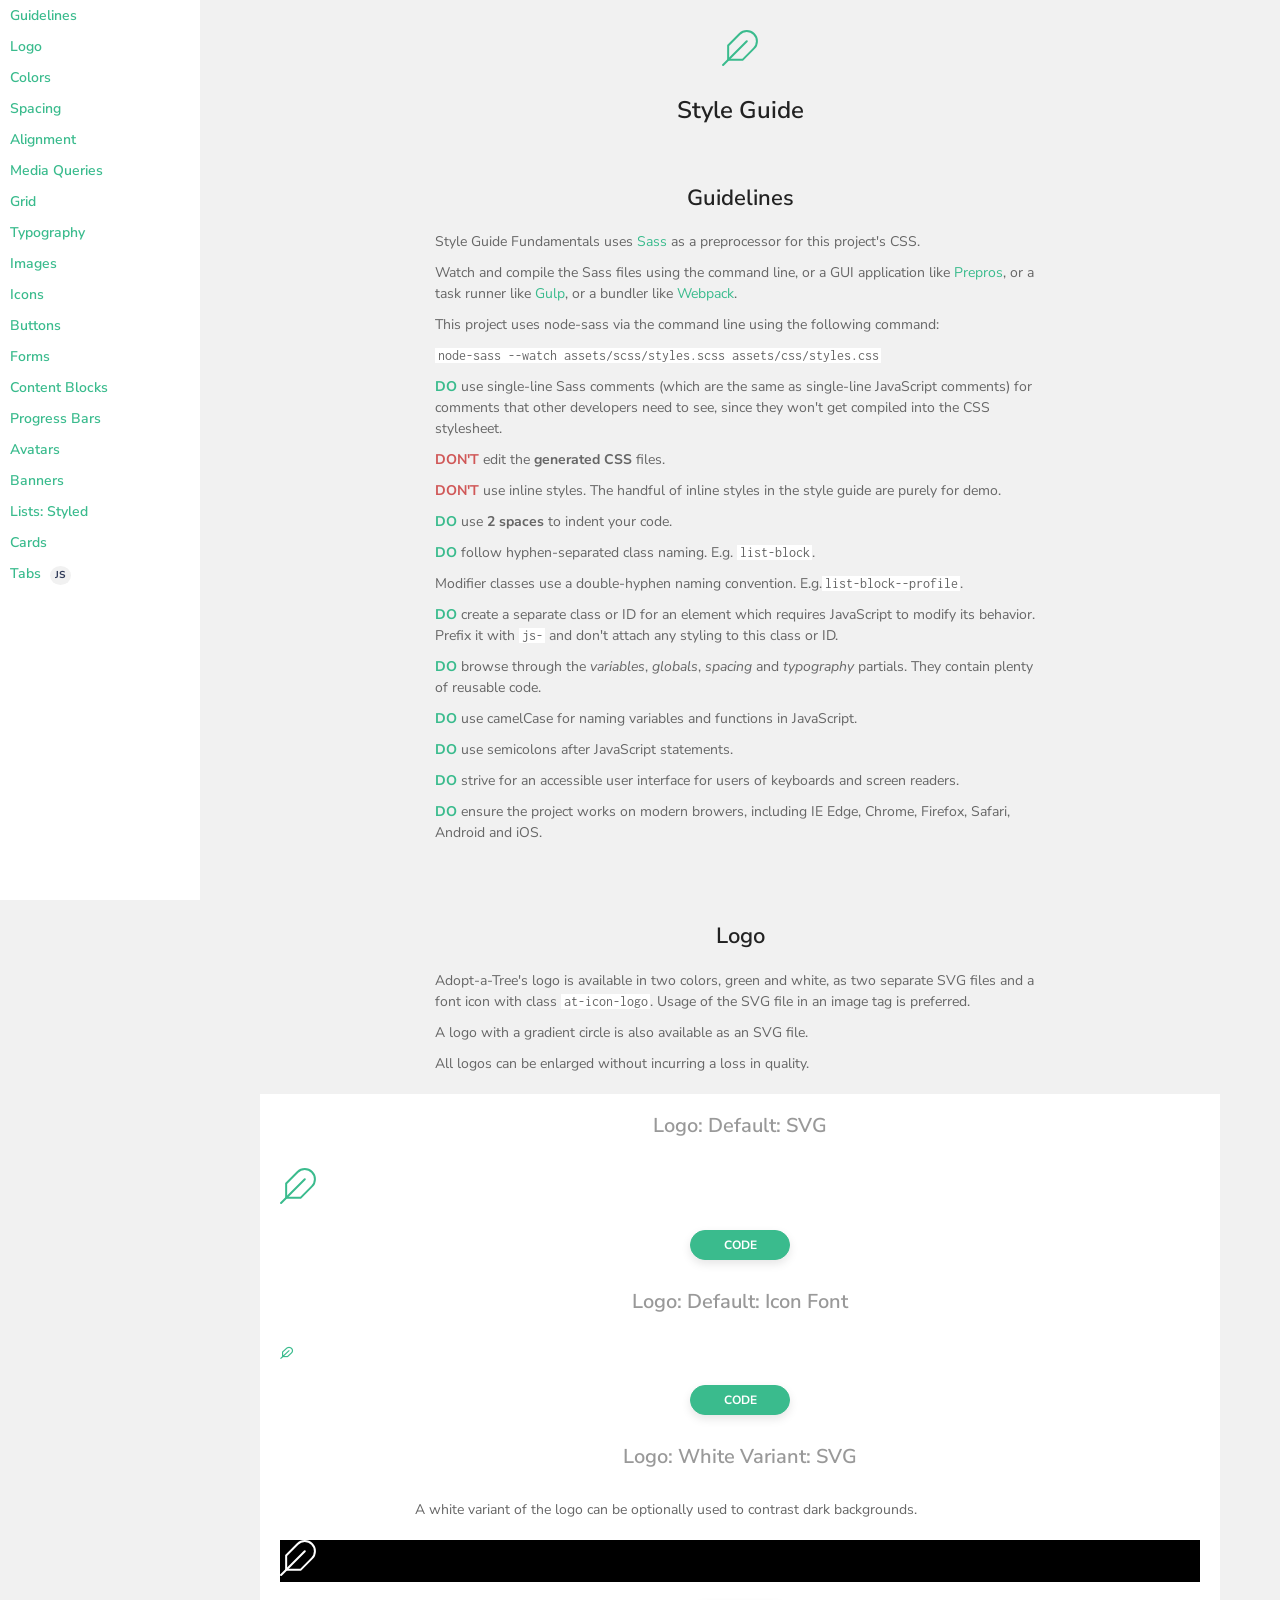
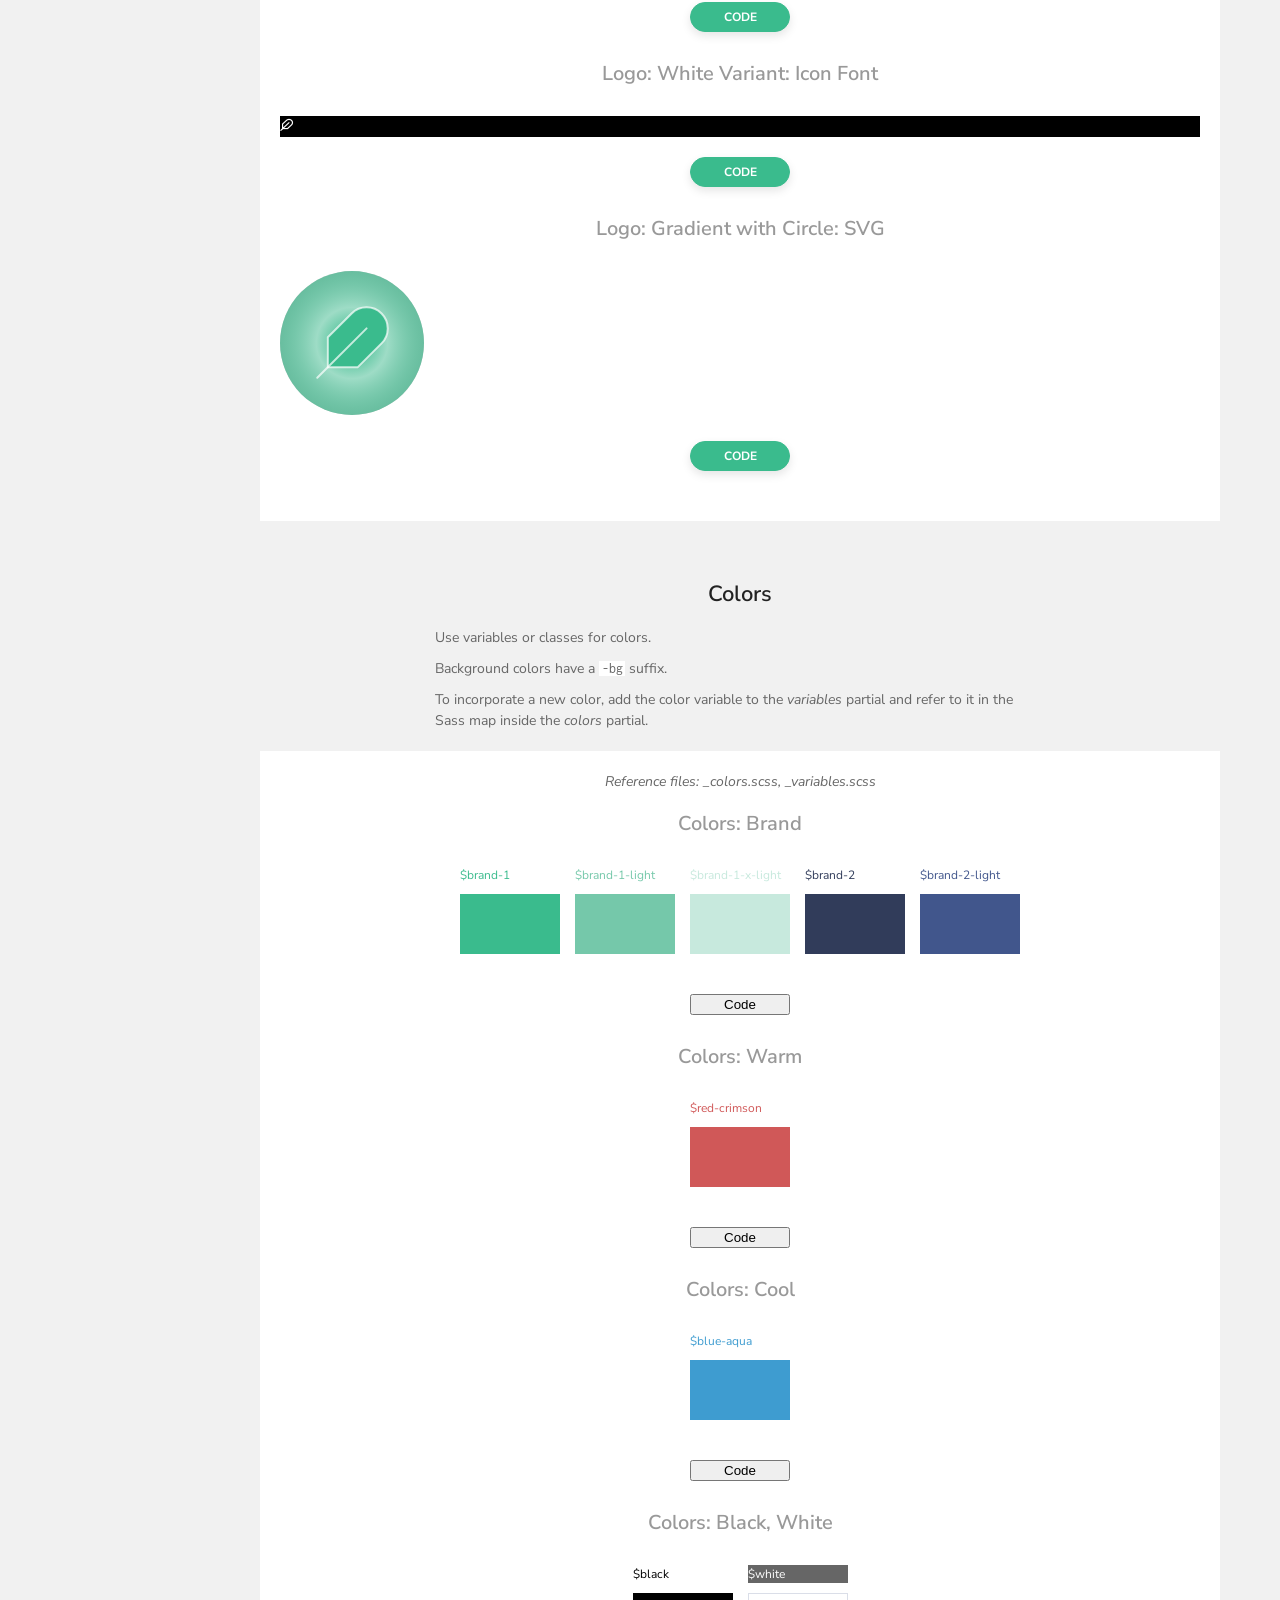
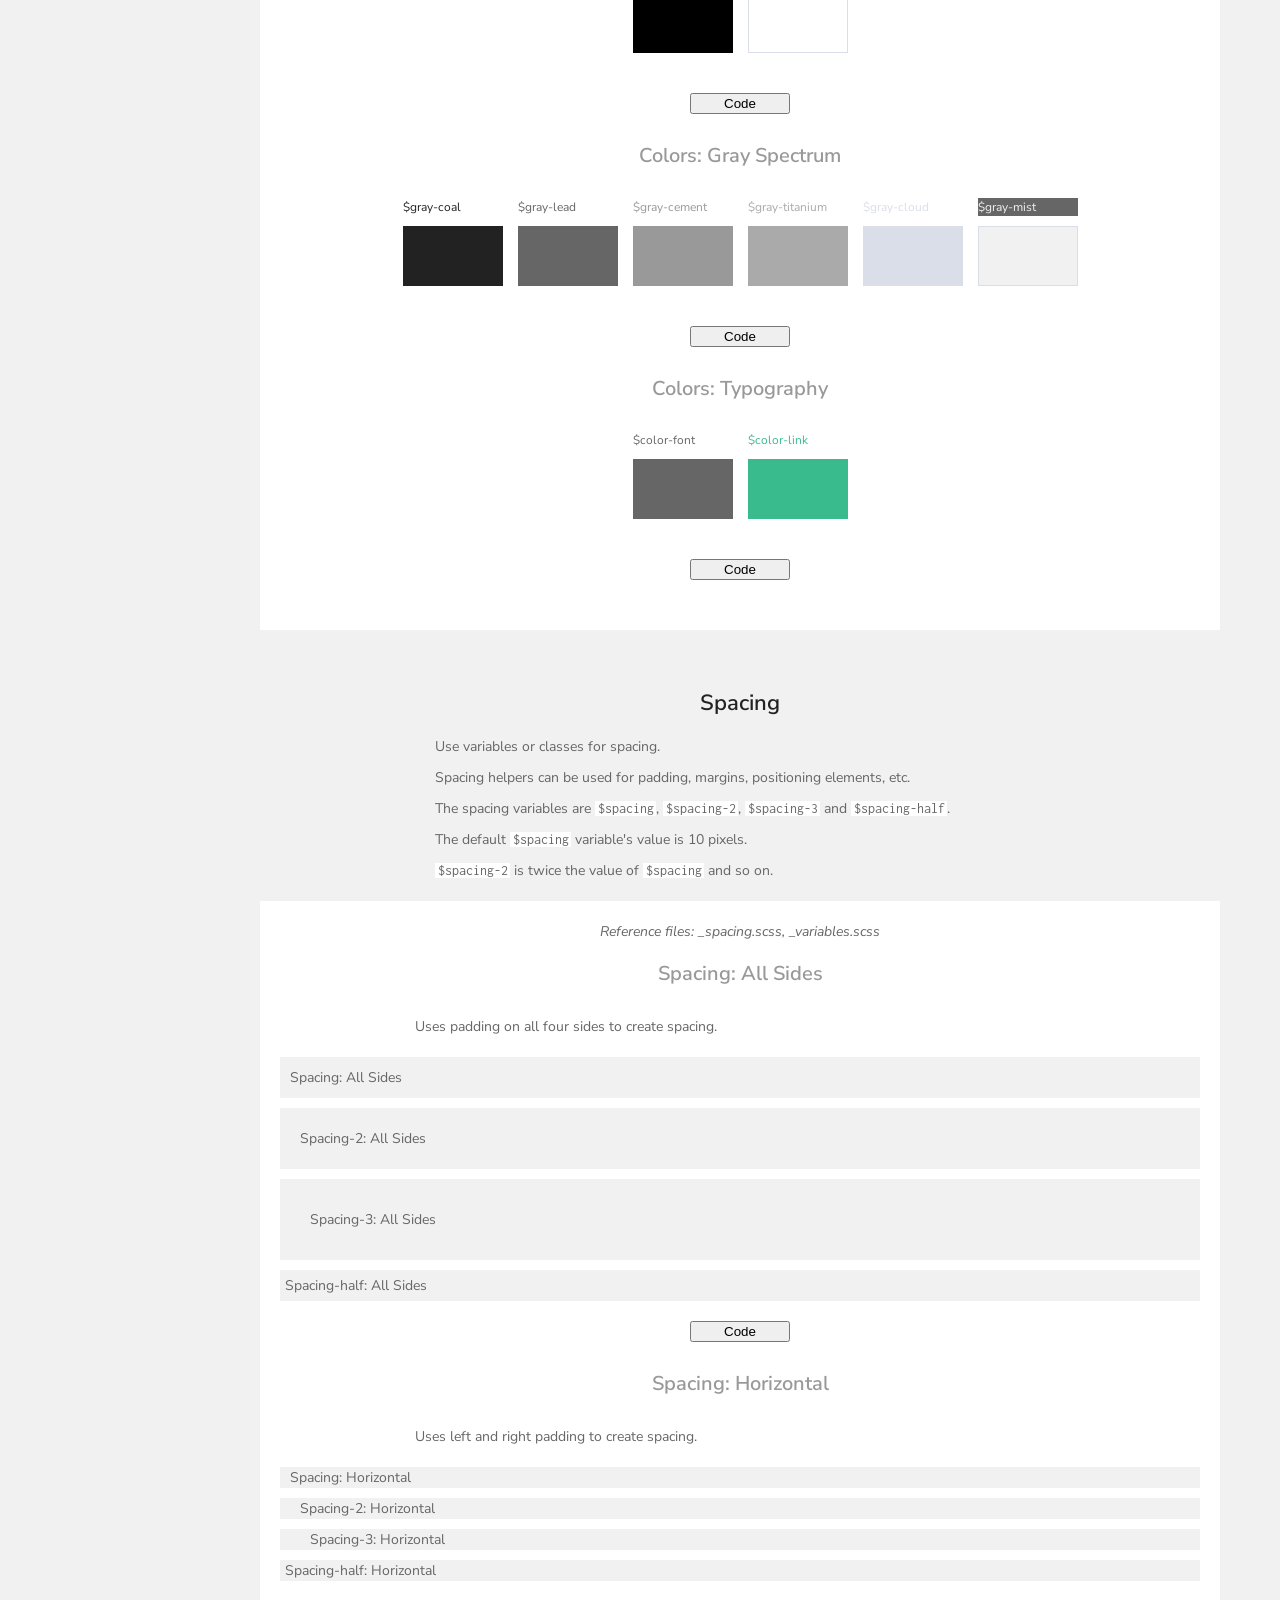
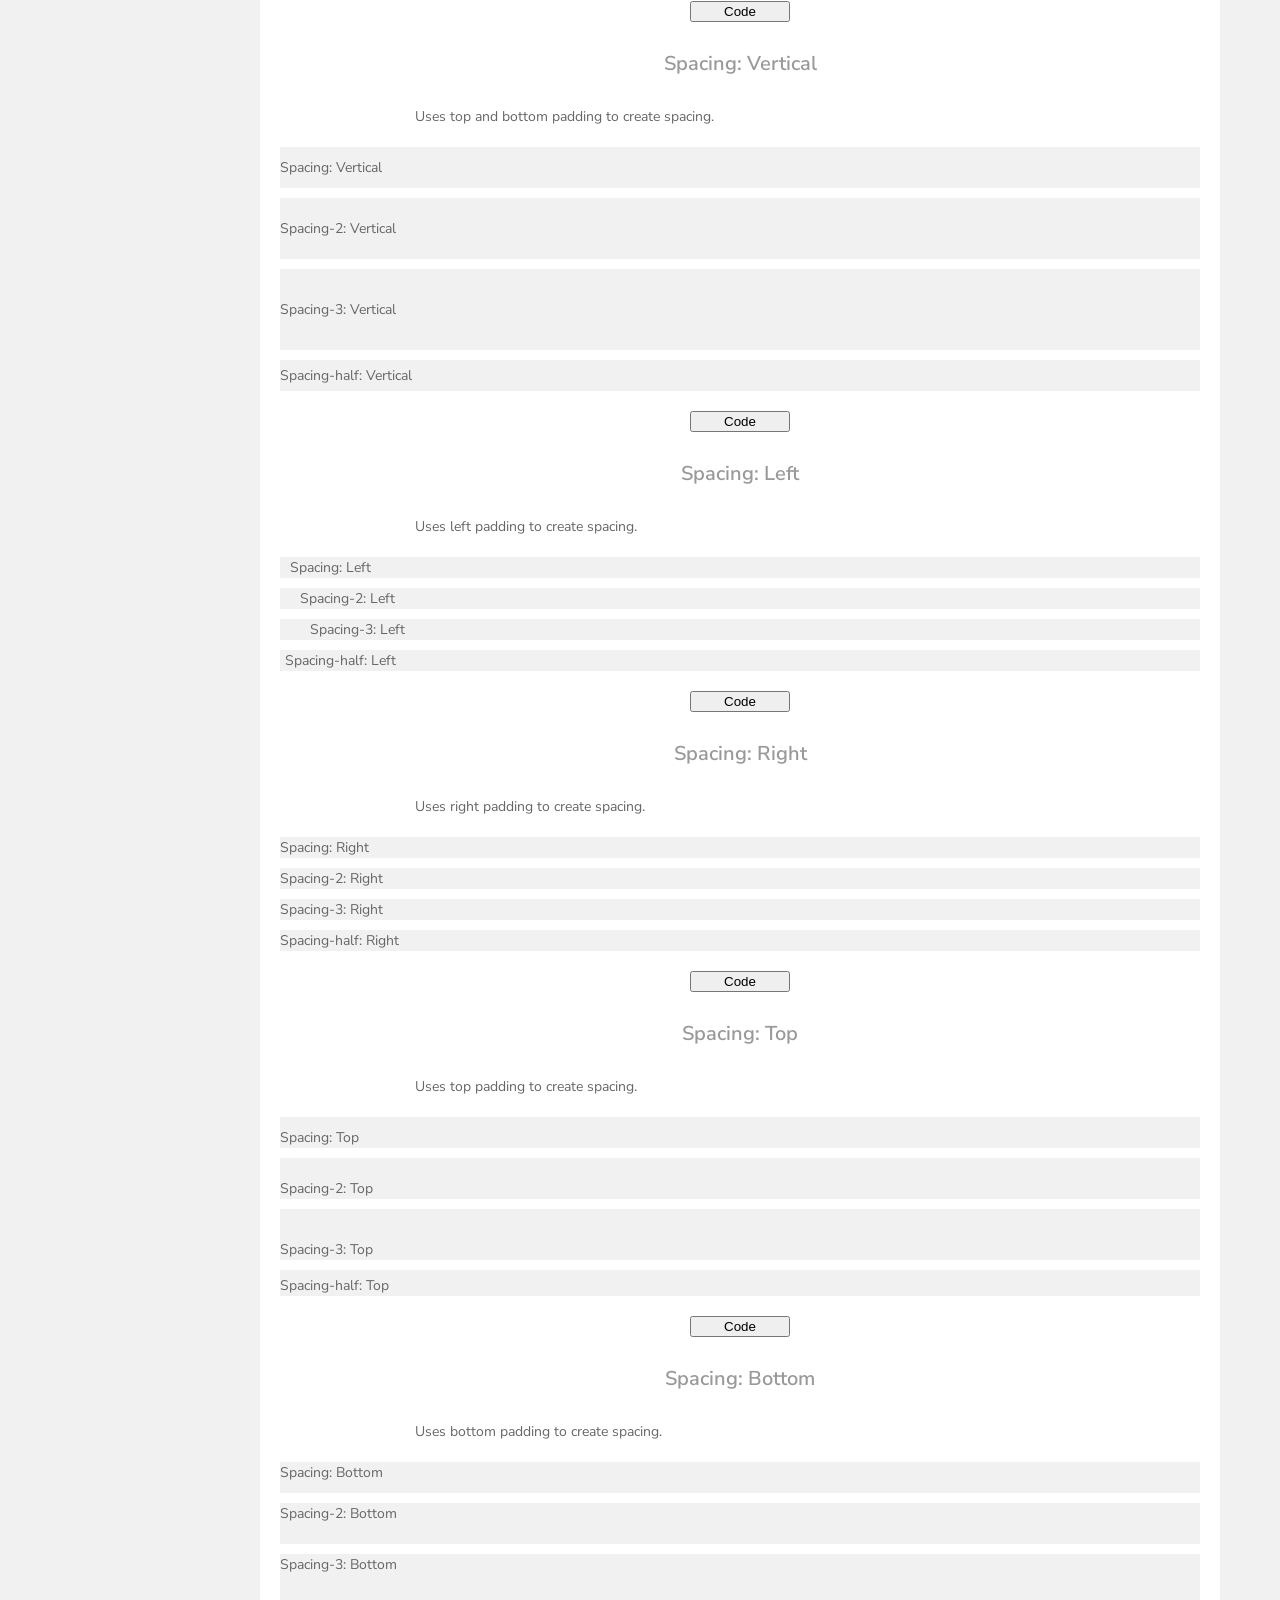
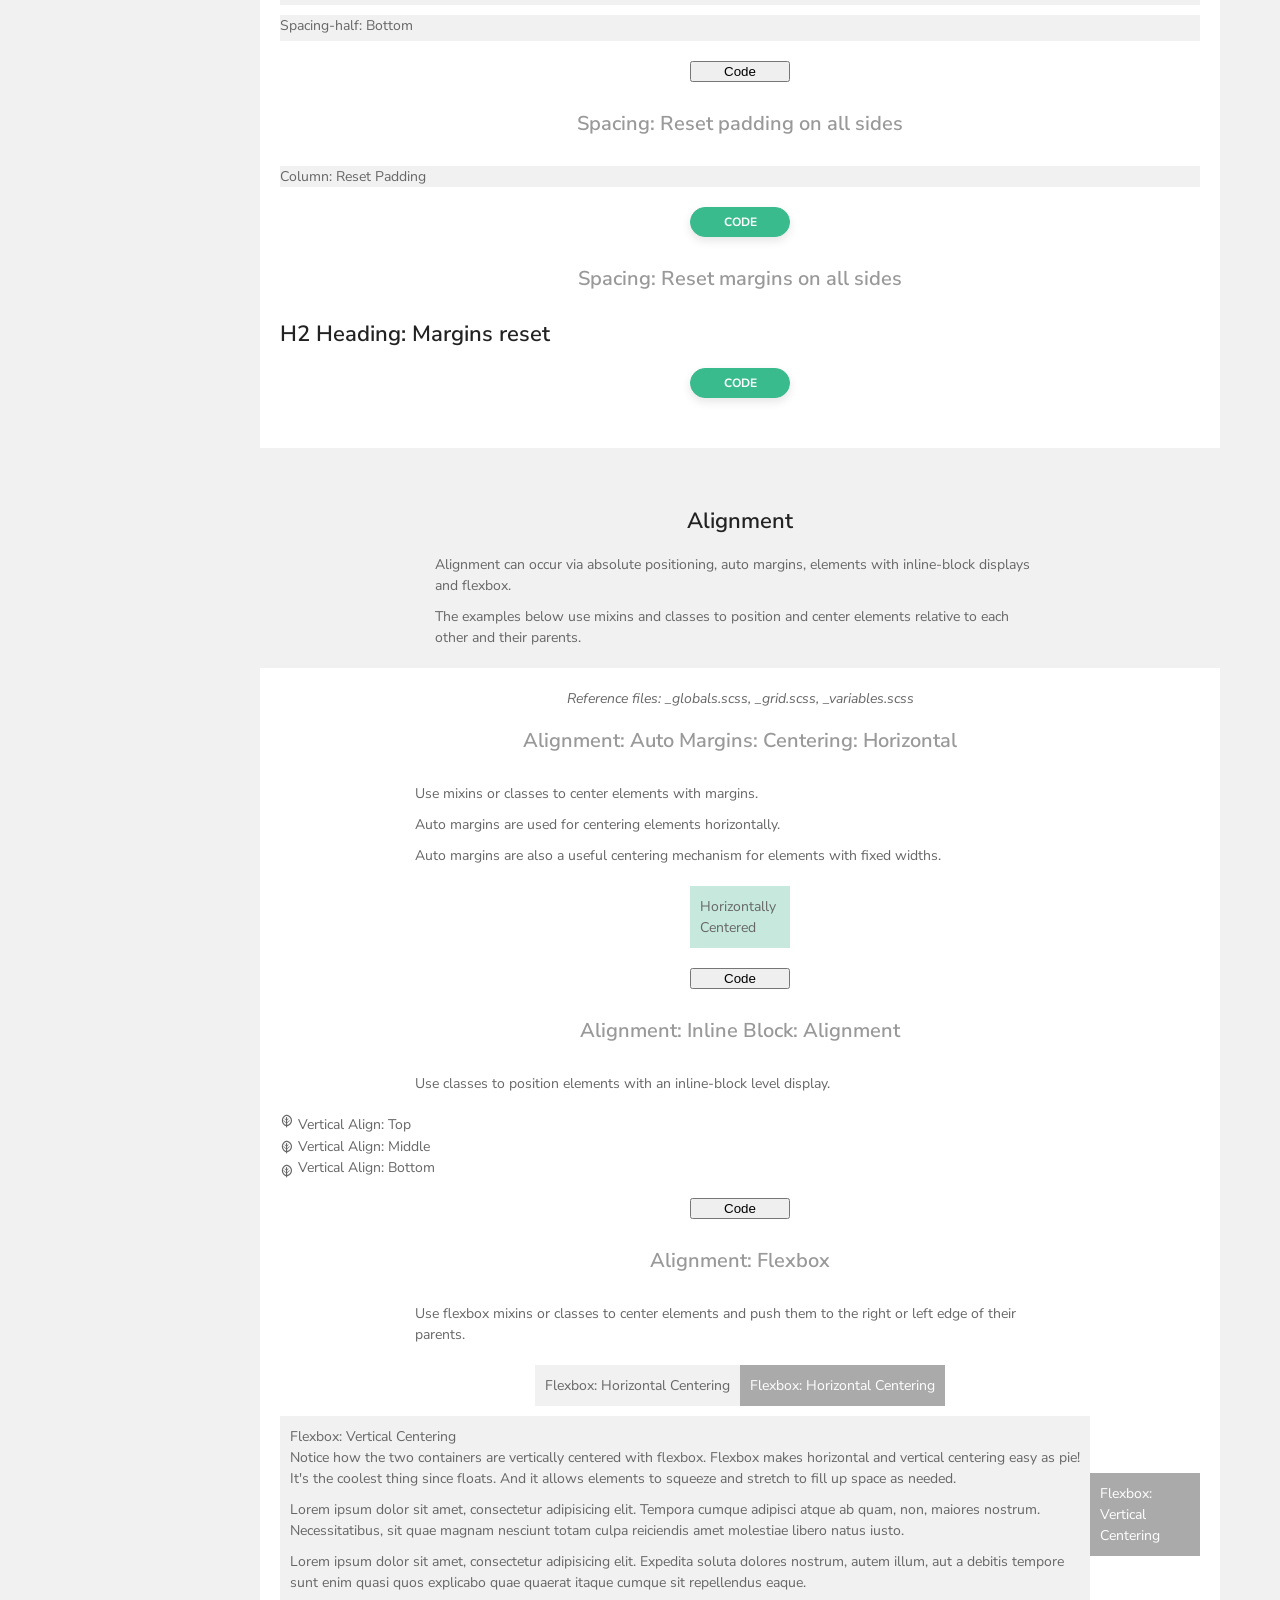
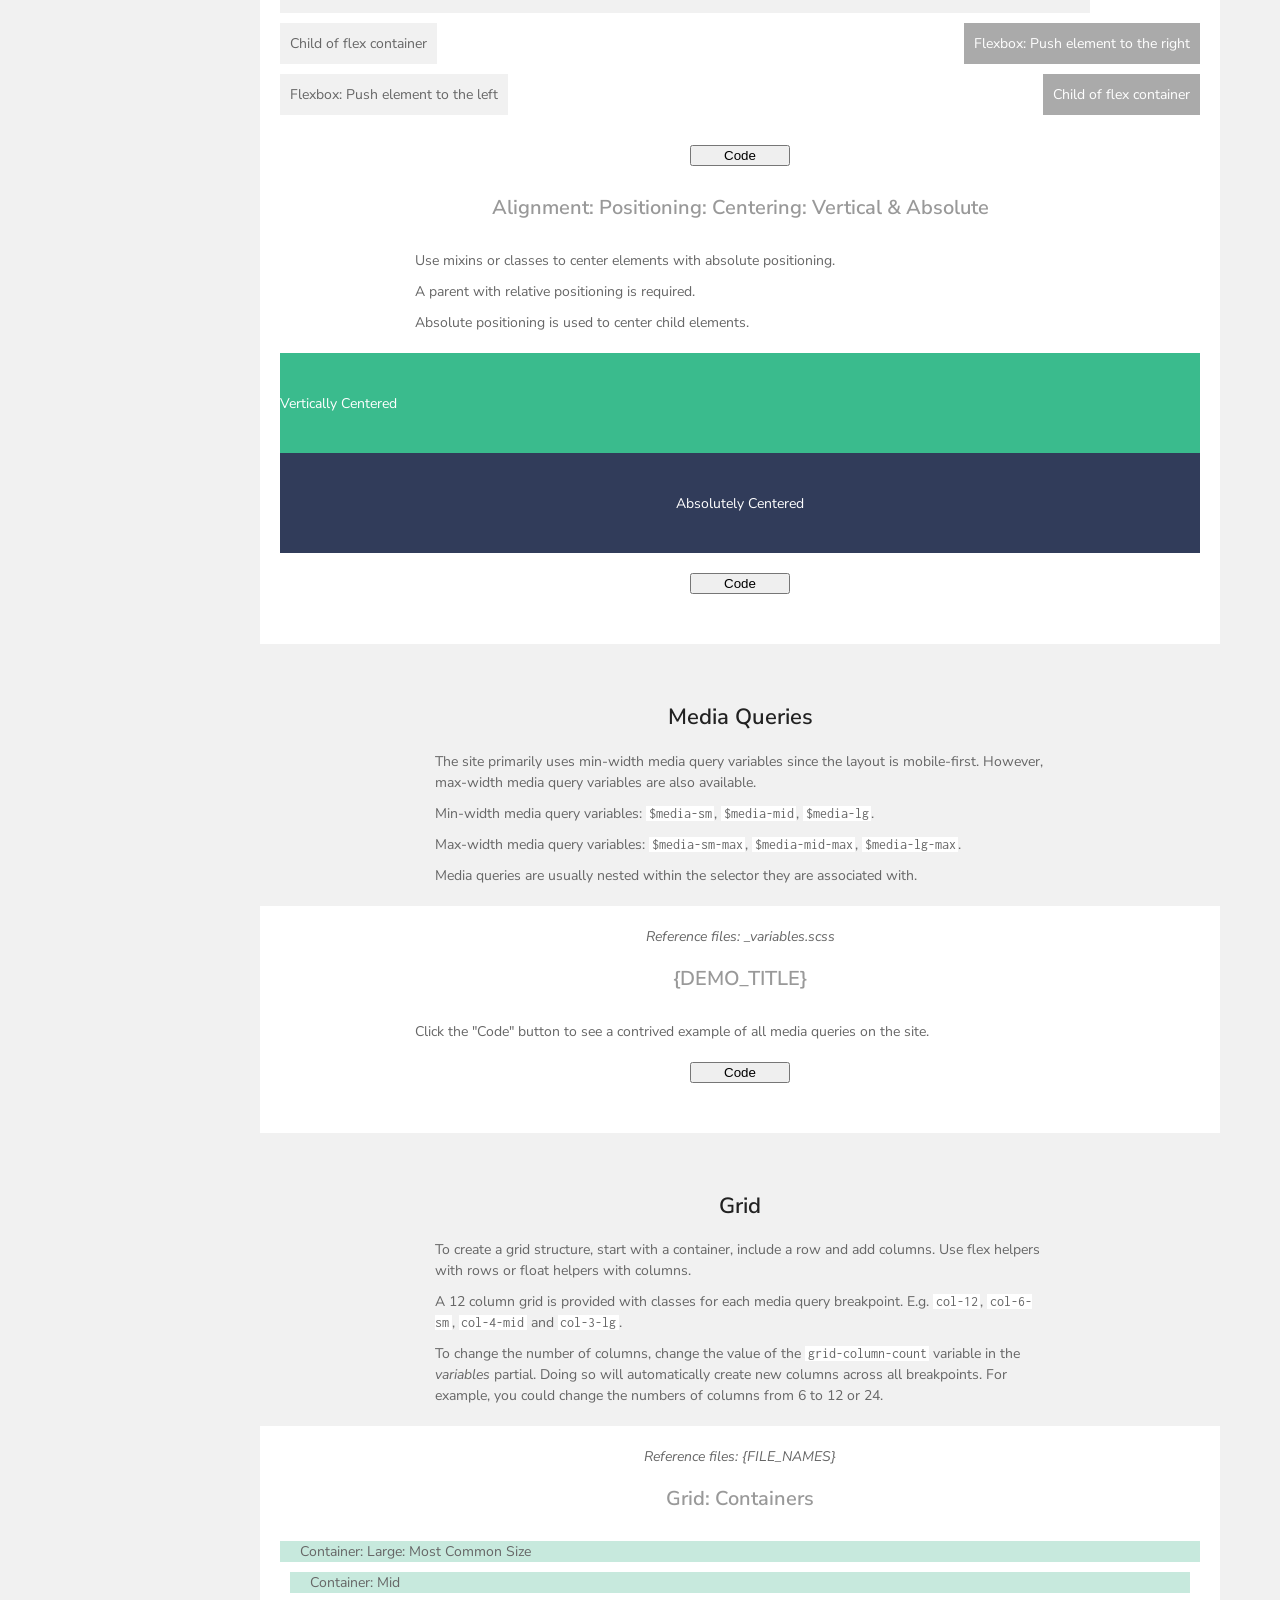
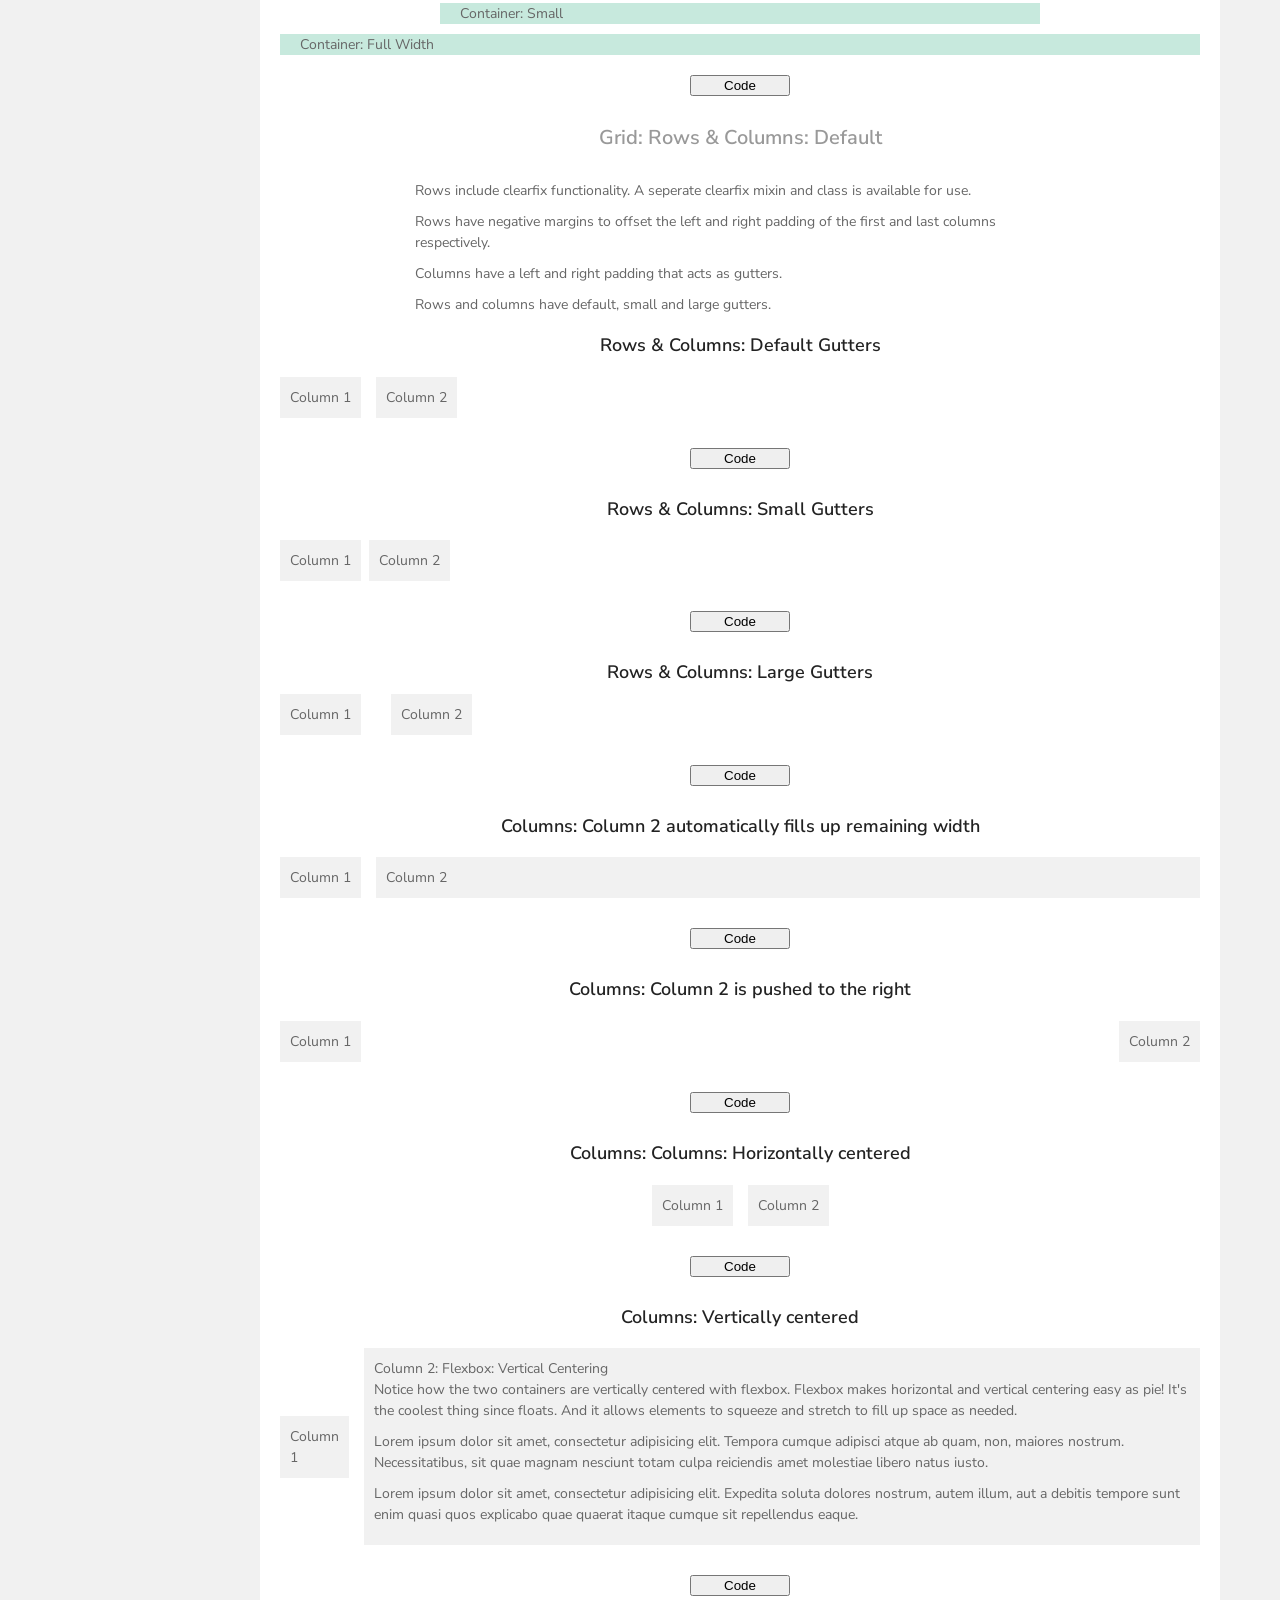
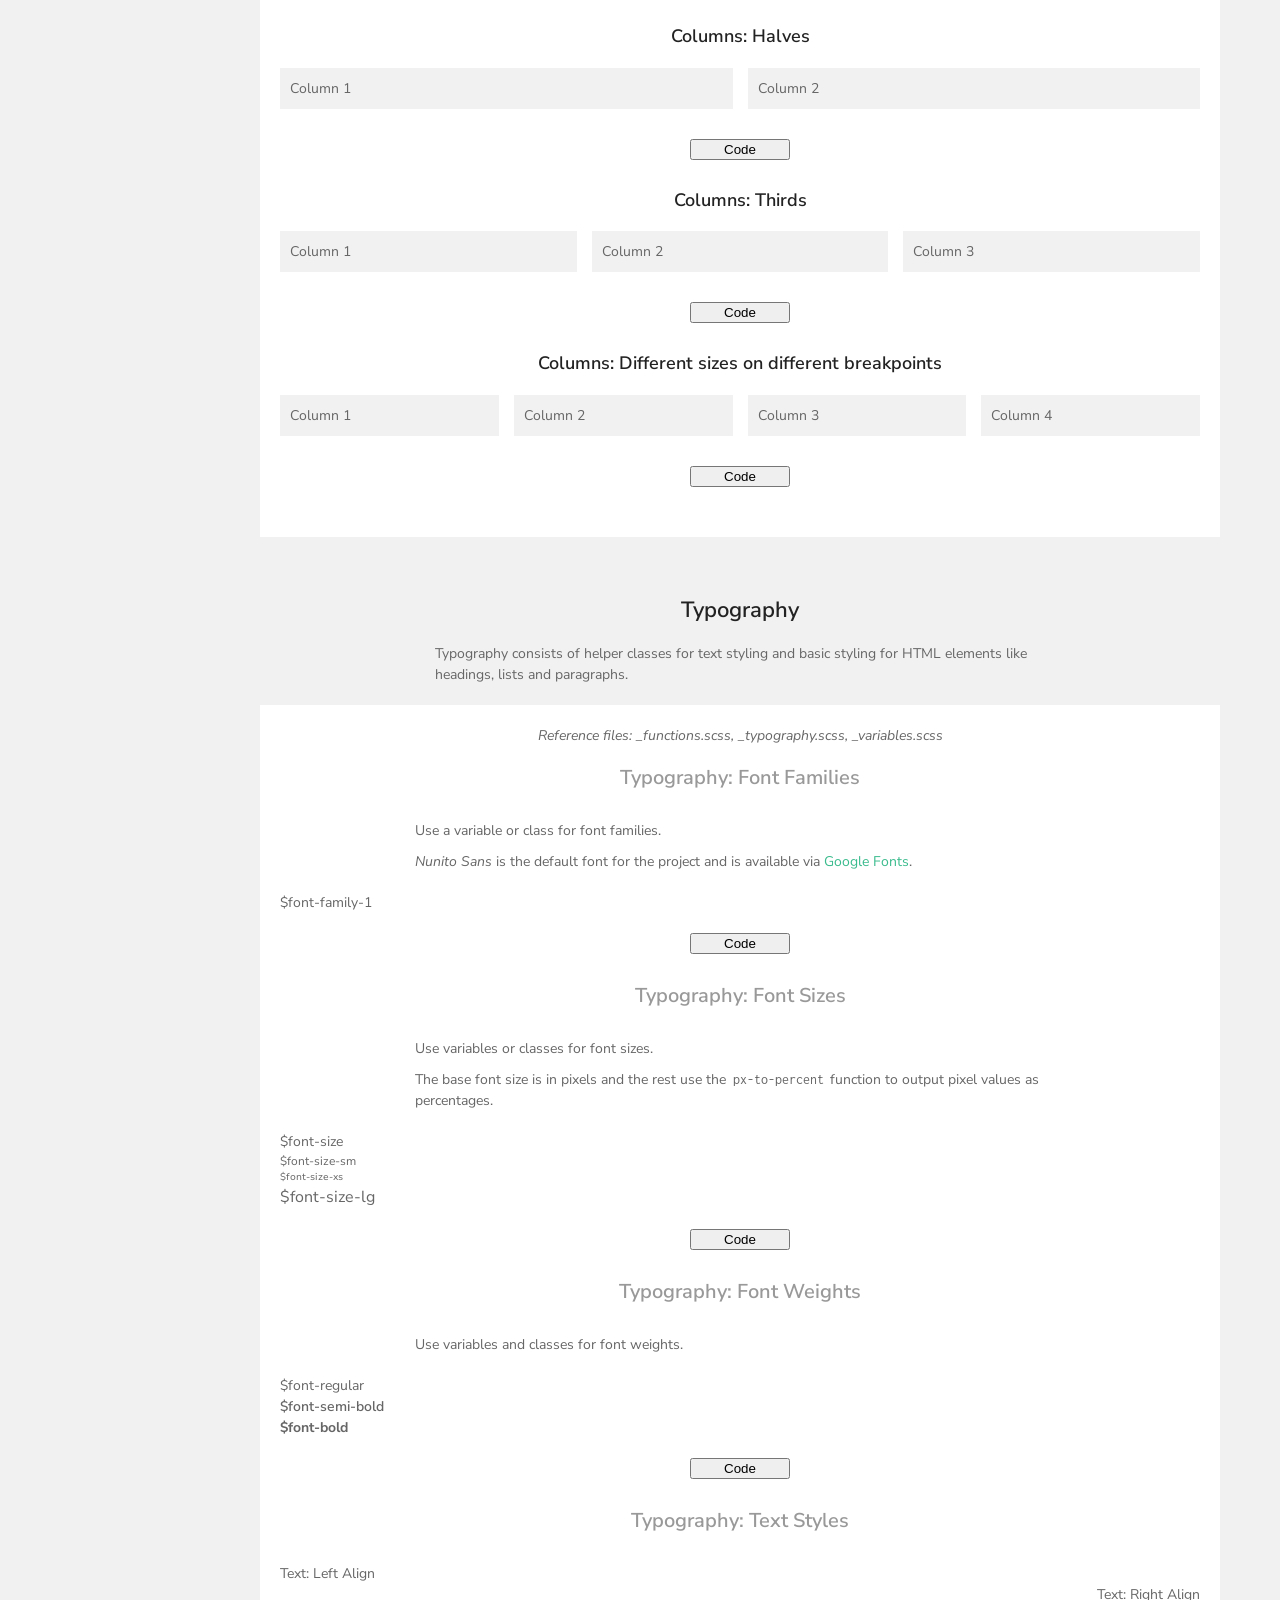
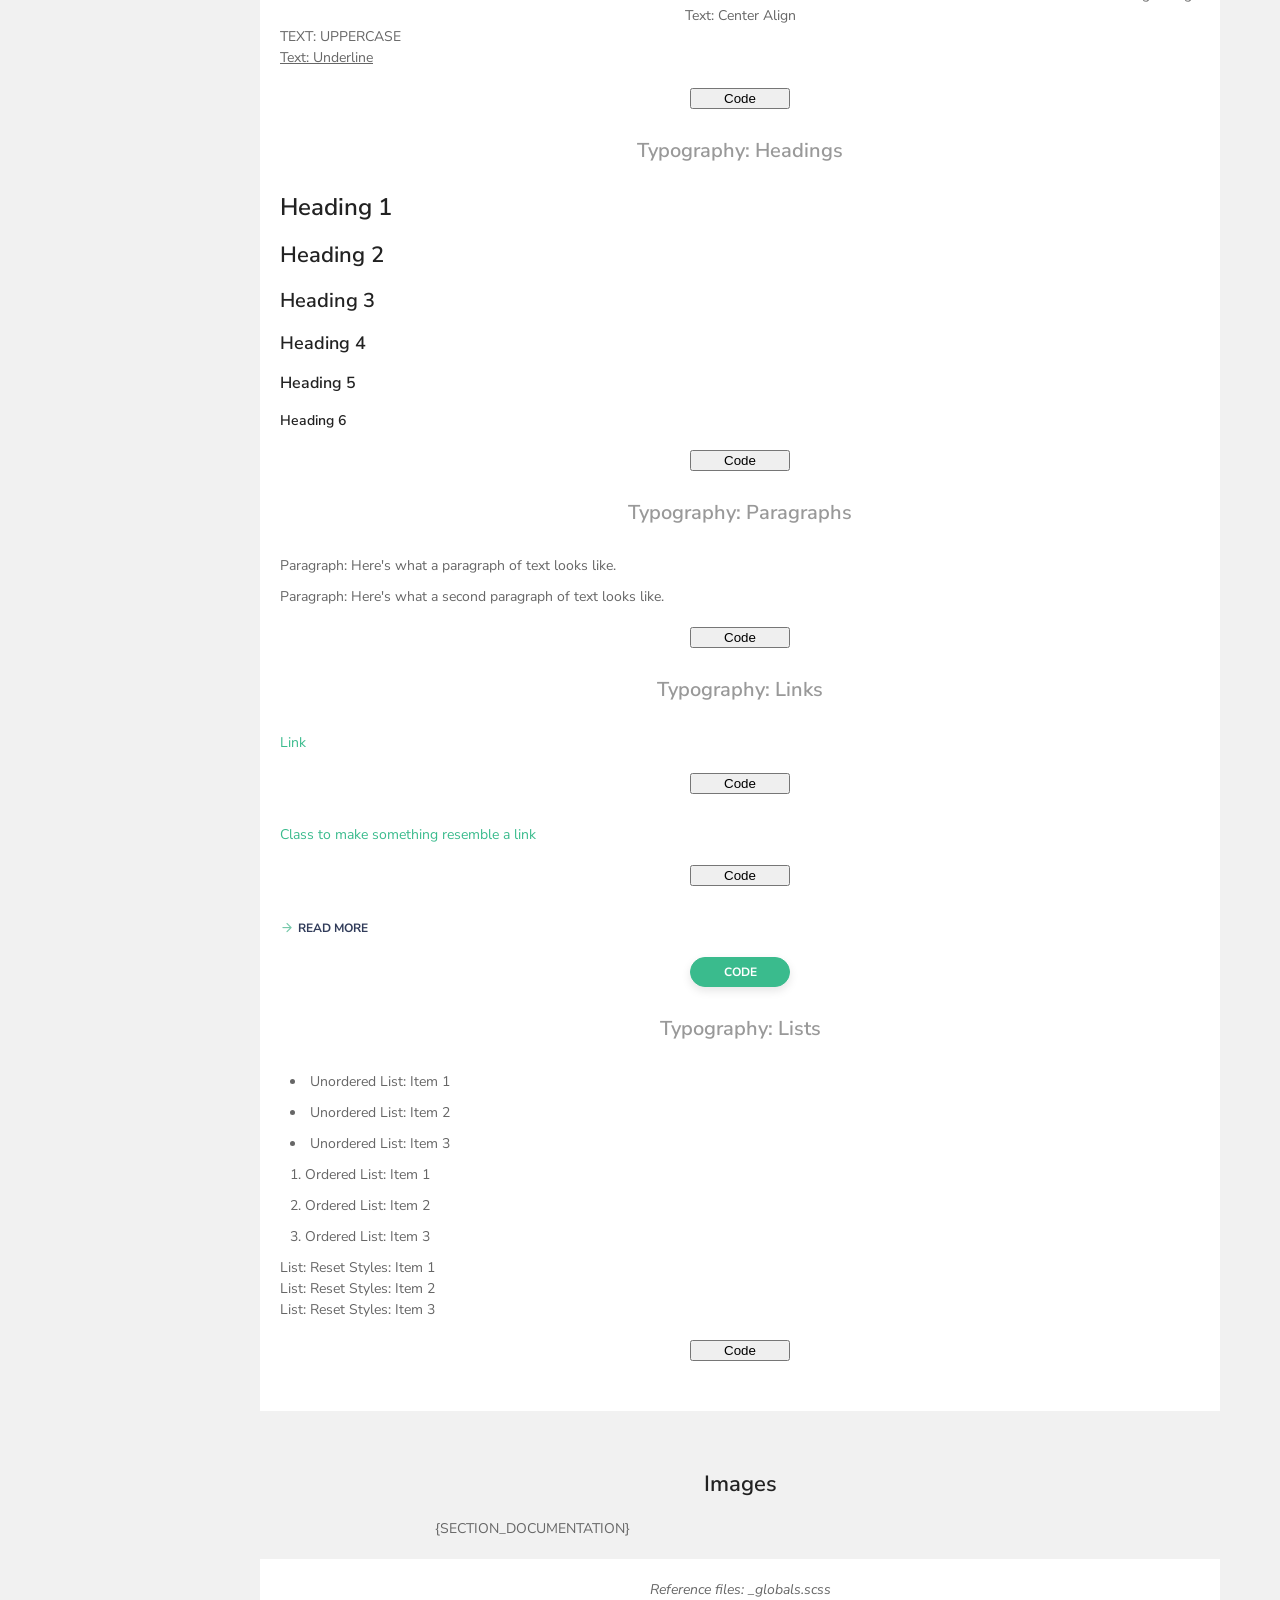
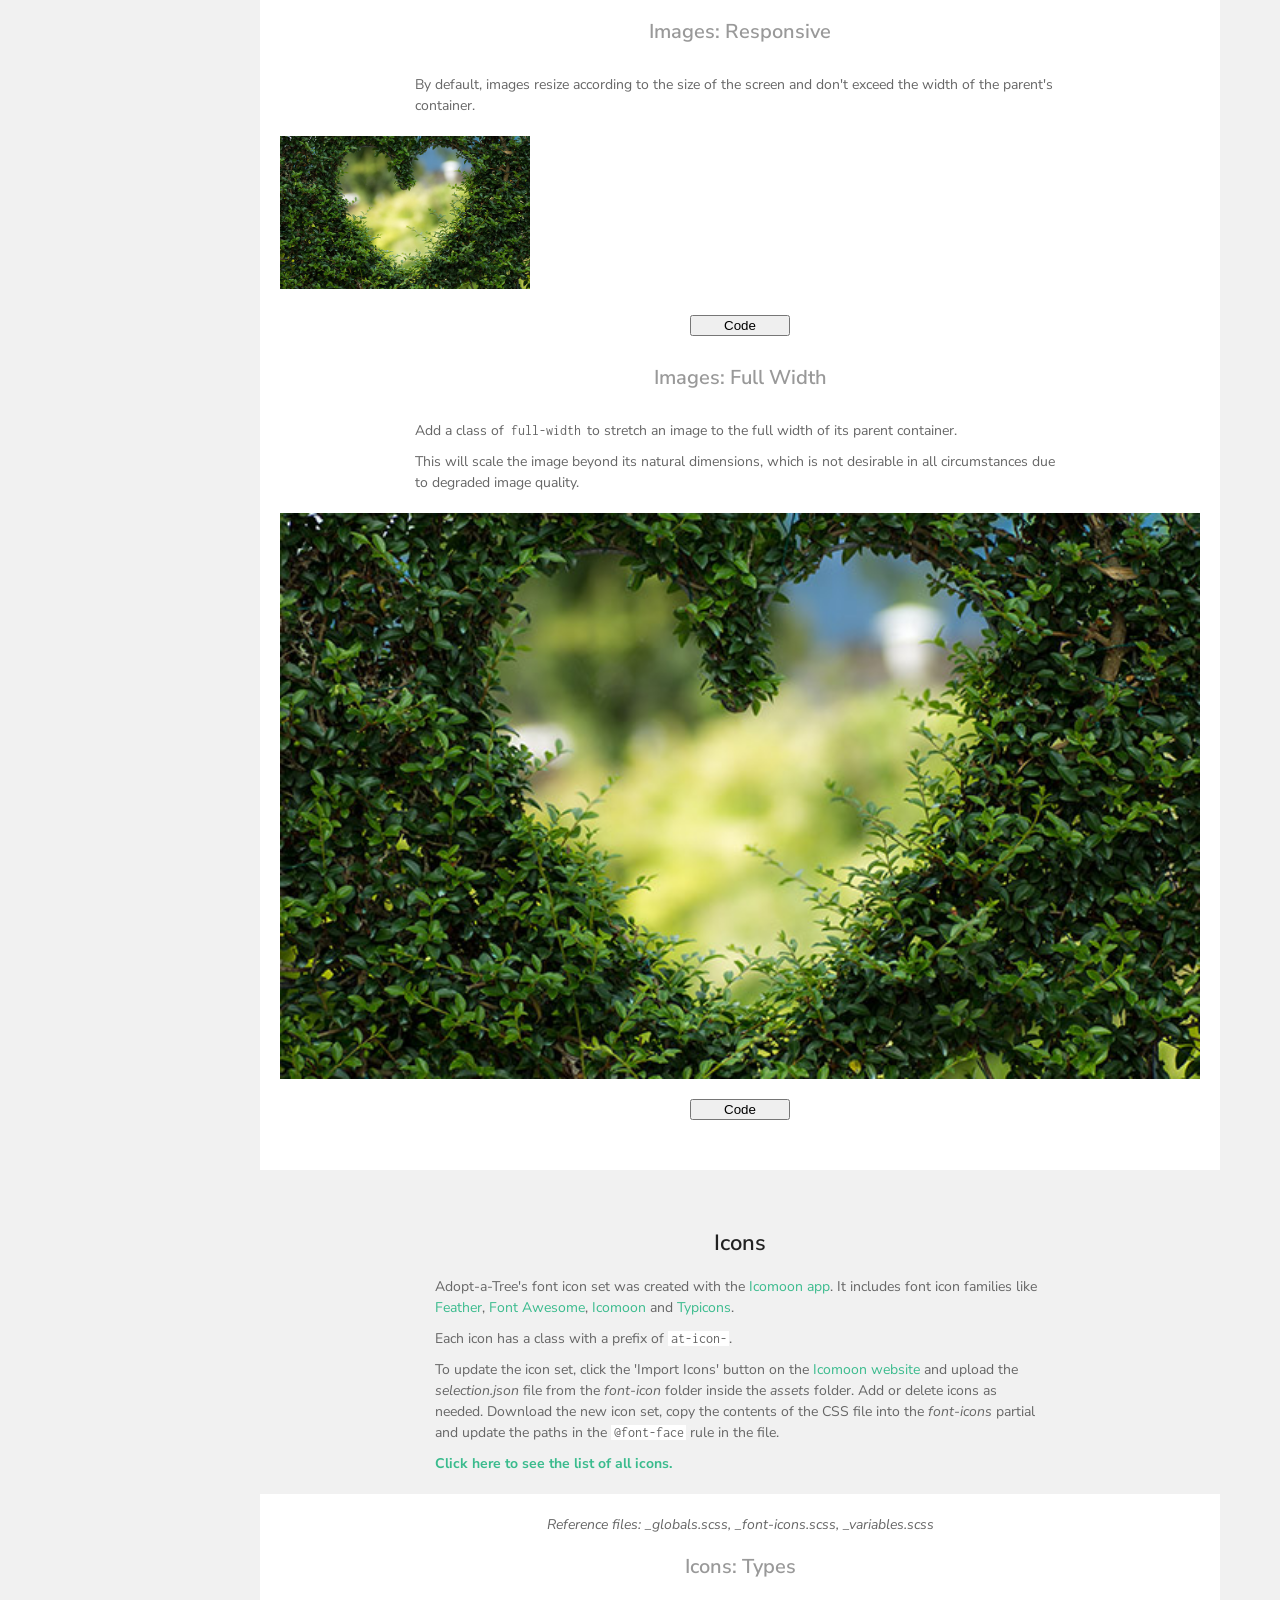
<file: index.html>
<!DOCTYPE html>
<html>  
  <head>
    <meta charset="utf-8">
    <title>Styleguide - Fundamentals</title>
    <meta name="viewport" content="width=device-width, initial-scale=1.0">
    <link rel="shortcut icon" href="favicon.png">
    <link rel="apple-touch-icon" href="favicon.png">
    <link href="https://fonts.googleapis.com/css?family=Nunito+Sans:400,400i,600,600i,700,700i&display=swap" rel="stylesheet">
    <link href="https://fonts.googleapis.com/css?family=Inconsolata&display=swap" rel="stylesheet">
    <link rel="stylesheet" href="assets/css/styles.css">
    <link rel="stylesheet" href="assets/css/style-guide.css">
  </head>
  
  <body>
    <main class="main">
      <div class="styleguide">
        <nav class="styleguide-nav">
          <button class="btn-styleguide-menu" id="js-btn-styleguide-menu">MENU</button>
          <ul class="styleguide-sidebar list-reset" id="js-styleguide-sidebar">
            <li><a href="#styleguide-section-guidelines">Guidelines</a></li>
            <li><a href="#styleguide-section-logo">Logo</a></li>
            <li><a href="#styleguide-section-colors">Colors</a></li>
            <li><a href="#styleguide-section-spacing">Spacing</a></li>
            <li><a href="#styleguide-section-alignment">Alignment</a></li>
            <li><a href="#styleguide-section-media">Media Queries</a></li>
            <li><a href="#styleguide-section-grid">Grid</a></li>
            <li><a href="#styleguide-section-typography">Typography</a></li>
            <li><a href="#styleguide-section-images">Images</a></li>
            <li><a href="#styleguide-section-icons">Icons</a></li>
            <li><a href="#styleguide-section-buttons">Buttons</a></li>
            <li><a href="#styleguide-section-forms">Forms</a></li>
            <li><a href="#styleguide-section-content-blocks">Content Blocks</a></li>
            <li><a href="#styleguide-section-progress-bars">Progress Bars</a></li>
            <li><a href="#styleguide-section-avatars">Avatars</a></li>
            <li><a href="#styleguide-section-banners">Banners</a></li>
            <li><a href="#styleguide-section-lists">Lists: Styled</a></li>
            <li><a href="#styleguide-section-cards">Cards</a></li>
            <li><a href="#styleguide-section-tabs">Tabs <span class="styleguide-link-label">JS</span></a></li>
          </ul>
        </nav> <!-- /.styleguide-nav -->
        <section class="styleguide-content">
          <img src="assets/svg/logos/logo.svg" width="36" height="36" alt="Logo: Adopt-a-Tree" class="styleguide-logo">
          <h1 class="styleguide-heading">Style Guide</h1>

          <section id="styleguide-section-guidelines" class="styleguide-section">
            <h2>Guidelines</h2>
            <div class="styleguide-section-docs">
              <p>Style Guide Fundamentals uses <a href="http://sass-lang.com" target="_blank">Sass</a> as a preprocessor for this project's CSS.</p> <p>Watch and compile the Sass files using the command line, or a GUI application like <a href="https://prepros.io" target="_blank">Prepros</a>, or a task runner like <a href="https://gulpjs.com" target="_blank">Gulp</a>, or a bundler like <a href="https://webpack.js.org" target="_blank">Webpack</a>.</p>
              <p>This project uses node-sass via the command line using the following command:</p>
              <div class="spacing-b">
              <pre><code class="styleguide-code-inline">node-sass --watch assets/scss/styles.scss assets/css/styles.css</code></pre>
              </div>
              <p><span class="styleguide-do">Do</span> use single-line Sass comments (which are the same as single-line JavaScript comments) for comments that other developers need to see, since they won't get compiled into the CSS stylesheet.</p>
              <p><span class="styleguide-dont">Don't</span> edit the <span class="font-bold">generated CSS</span> files.</p>
              <p><span class="styleguide-dont">Don't</span> use inline styles. The handful of inline styles in the style guide are purely for demo.</p>

              <p><span class="styleguide-do">Do </span> use <span class="font-bold">2 spaces</span> to indent your code.</p>
              <p><span class="styleguide-do">Do</span> follow hyphen-separated class naming. E.g. <code class="styleguide-code-inline">list-block</code>.</p>
              <p>Modifier classes use a double-hyphen naming convention. E.g.<code class="styleguide-code-inline">list-block--profile</code>.</p>
              <p><span class="styleguide-do">Do</span> create a separate class or ID for an element which requires JavaScript to modify its behavior. Prefix it with <code class="styleguide-code-inline">js-</code> and don't attach any styling to this class or ID.</p>
              <p><span class="styleguide-do">Do</span> browse through the <em>variables</em>, <em>globals</em>, <em>spacing</em> and <em>typography</em> partials. They contain plenty of reusable code.</p>
              <p><span class="styleguide-do">Do</span> use camelCase for naming variables and functions in JavaScript.</p>
              <p><span class="styleguide-do">Do</span> use semicolons after JavaScript statements.</p>
              <p><span class="styleguide-do">Do</span> strive for an accessible user interface for users of keyboards and screen readers.</p>
              <p><span class="styleguide-do">Do</span> ensure the project works on modern browers, including IE Edge, Chrome, Firefox, Safari, Android and iOS.</p>
            </div>
          </section>

          <section id="styleguide-section-logo" class="styleguide-section">
            <h2>Logo</h2>
            <div class="styleguide-section-docs">
              <p>Adopt-a-Tree's logo is available in two colors, green and white, as two separate SVG files and a font icon with class <code class="styleguide-code-inline">at-icon-logo</code>. Usage of the SVG file in an image tag is preferred.</p>
              <p>A logo with a gradient circle is also available as an SVG file.</p>
              <p>All logos can be enlarged without incurring a loss in quality.</p>
            </div>
            <div class="styleguide-section-block">
              <h3>Logo: Default: SVG</h3>
              <div class="styleguide-demo-block">
                <div class="styleguide-demo-each">
                  <img src="assets/svg/logos/logo.svg" alt="Logo: Adopt-a-Tree" width="36" height="36">
                </div> <!-- /.styleguide-demo-each -->
                <button class="btn-styleguide-code js-btn-styleguide-code btn btn--brand-1 btn--sm">Code</button>
              </div> <!-- /.styleguide-demo-block -->

              <h3>Logo: Default: Icon Font</h3>
              <div class="styleguide-demo-block">
                <div class="styleguide-demo-each">
                  <div>
                    <span class="at-icon-logo brand-1"></span>
                  </div>
                </div> <!-- /.styleguide-demo-each -->
                <button class="btn-styleguide-code js-btn-styleguide-code btn btn--brand-1 btn--sm">Code</button>
              </div> <!-- /.styleguide-demo-block -->

              <h3>Logo: White Variant: SVG</h3>
              <div class="styleguide-section-docs">
                <p>A white variant of the logo can be optionally used to contrast dark backgrounds.</p>
              </div>
              <div class="styleguide-demo-block">
                <div class="styleguide-demo-each black-bg">
                  <img src="assets/svg/logos/logo-white.svg" alt="Logo: Adopt-a-Tree" width="36" height="36">
                </div> <!-- /.styleguide-demo-each -->
                <button class="btn-styleguide-code js-btn-styleguide-code btn btn--brand-1 btn--sm">Code</button>
              </div> <!-- /.styleguide-demo-block -->

              <h3>Logo: White Variant: Icon Font</h3>
              <div class="styleguide-demo-block">
                <div class="styleguide-demo-each black-bg">
                  <div>
                    <span class="at-icon-logo white"></span>
                  </div>
                </div> <!-- /.styleguide-demo-each -->
                <button class="btn-styleguide-code js-btn-styleguide-code btn btn--brand-1 btn--sm">Code</button>
              </div> <!-- /.styleguide-demo-block -->

              <h3>Logo: Gradient with Circle: SVG</h3>
              <div class="styleguide-demo-block">
                <div class="styleguide-demo-each">
                  <img src="assets/svg/logos/logo-gradient-green-circle.svg" alt="Logo: Adopt-a-Tree" width="144" height="144">
                </div> <!-- /.styleguide-demo-each -->
                <button class="btn-styleguide-code js-btn-styleguide-code btn btn--brand-1 btn--sm">Code</button>
              </div> <!-- /.styleguide-demo-block -->
              
            </div> <!-- /.styleguide-section-block -->
          </section>

          <section id="styleguide-section-colors" class="styleguide-section">
            <h2>Colors</h2>
            <div class="styleguide-section-docs">
              <p>Use variables or classes for colors.</p>
              <p>Background colors have a <code class="styleguide-code-inline">-bg</code> suffix.</p>
              <p>To incorporate a new color, add the color variable to the <em>variables</em> partial and refer to it in the Sass map inside the <em>colors</em> partial.</p>
            </div>
            <div class="styleguide-section-block">
              <div class="styleguide-section-files">Reference files: _colors.scss, _variables.scss</div>

              <h3>Colors: Brand</h3>

              <div class="styleguide-demo-block">
                <div class="styleguide-demo-each styleguide-demo-each--colors">
                  <div>
                    <div class="brand-1">$brand-1</div>
                    <div class="styleguide-box-demo brand-1-bg"></div>
                  </div>
                  <div>
                    <div class="brand-1-light">$brand-1-light</div>
                    <div class="styleguide-box-demo brand-1-light-bg"></div>        
                  </div>
                  <div>
                    <div class="brand-1-x-light">$brand-1-x-light</div>
                    <div class="styleguide-box-demo brand-1-x-light-bg"></div>
                  </div>
                  <div>
                    <div class="brand-2">$brand-2</div>
                    <div class="styleguide-box-demo brand-2-bg"></div>    
                  </div>
                  <div>
                    <div class="brand-2-light">$brand-2-light</div>
                    <div class="styleguide-box-demo brand-2-light-bg"></div>    
                  </div>
                </div> <!-- /.styleguide-demo-each -->
                <button class="btn-styleguide-code js-btn-styleguide-code">Code</button>
              </div> <!-- /.styleguide-demo-block -->

              <h3>Colors: Warm</h3>
              <div class="styleguide-demo-block">
                <div class="styleguide-demo-each styleguide-demo-each--colors">
                <div>
                  <div class="red-crimson">$red-crimson</div>
                  <div class="styleguide-box-demo red-crimson-bg"></div>
                </div>
                </div> <!-- /.styleguide-demo-each -->
                <button class="btn-styleguide-code js-btn-styleguide-code">Code</button>
              </div> <!-- /.styleguide-demo-block -->

              <h3>Colors: Cool</h3>
              <div class="styleguide-demo-block">
                <div class="styleguide-demo-each styleguide-demo-each--colors">
                  <div>
                    <div class="blue-aqua">$blue-aqua</div>
                    <div class="styleguide-box-demo blue-aqua-bg"></div>
                  </div>
                </div> <!-- /.styleguide-demo-each -->
                <button class="btn-styleguide-code js-btn-styleguide-code">Code</button>
              </div> <!-- /.styleguide-demo-block -->

              <h3>Colors: Black, White</h3>
              <div class="styleguide-demo-block">
                <div class="styleguide-demo-each styleguide-demo-each--colors">
                  <div>
                    <div class="black">$black</div>
                    <div class="styleguide-box-demo black-bg"></div>
                  </div>
                  <div>
                    <div class="white">$white</div>
                    <div class="styleguide-box-demo white-bg"></div>
                  </div>
                </div> <!-- /.styleguide-demo-each -->
                <button class="btn-styleguide-code js-btn-styleguide-code">Code</button>
              </div> <!-- /.styleguide-demo-block -->

              <h3>Colors: Gray Spectrum</h3>
              <div class="styleguide-demo-block">
                <div class="styleguide-demo-each styleguide-demo-each--colors">
                  <div>
                    <div class="gray-coal">$gray-coal</div>
                    <div class="styleguide-box-demo gray-coal-bg"></div>
                  </div>
                  <div>
                    <div class="gray-lead">$gray-lead</div>
                    <div class="styleguide-box-demo gray-lead-bg"></div>
                  </div>
                  <div>
                    <div class="gray-cement">$gray-cement</div>
                    <div class="styleguide-box-demo gray-cement-bg"></div>
                  </div>
                  <div>
                    <div class="gray-titanium">$gray-titanium</div>
                    <div class="styleguide-box-demo gray-titanium-bg"></div>
                  </div>
                  <div>
                    <div class="gray-cloud">$gray-cloud</div>
                    <div class="styleguide-box-demo gray-cloud-bg"></div>
                  </div>
                  <div>
                    <div class="gray-mist">$gray-mist</div>
                    <div class="styleguide-box-demo gray-mist-bg"></div>
                  </div>
                </div> <!-- /.styleguide-demo-each -->
                <button class="btn-styleguide-code js-btn-styleguide-code">Code</button>
              </div> <!-- /.styleguide-demo-block -->          

              <h3>Colors: Typography</h3>
              <div class="styleguide-demo-block">
                <div class="styleguide-demo-each styleguide-demo-each--colors">
                  <div>
                    <div class="color-font">$color-font</div>
                    <div class="styleguide-box-demo color-font-bg"></div>
                  </div>
                  <div>
                    <div class="color-link">$color-link</div>
                    <div class="styleguide-box-demo color-link-bg"></div>
                  </div>
                </div> <!-- /.styleguide-demo-each -->
                <button class="btn-styleguide-code js-btn-styleguide-code">Code</button>
              </div> <!-- /.styleguide-demo-block -->

            </div> <!-- /.styleguide-section-block -->
          </section>

          <section id="styleguide-section-spacing" class="styleguide-section">
            <h2>Spacing</h2>
            <div class="styleguide-section-docs">
              <p>Use variables or classes for spacing.</p>
              <p>Spacing helpers can be used for padding, margins, positioning elements, etc.</p>
              <p>The spacing variables are <code class="styleguide-code-inline">$spacing</code>, <code class="styleguide-code-inline">$spacing-2</code>, <code class="styleguide-code-inline">$spacing-3</code> and <code class="styleguide-code-inline">$spacing-half</code>.</p>
              <p>The default <code class="styleguide-code-inline">$spacing</code> variable's value is 10 pixels.</p>
              <p><code class="styleguide-code-inline">$spacing-2</code> is twice the value of <code class="styleguide-code-inline">$spacing</code> and so on.</p>
            </div>
            <div class="styleguide-section-block">
              <div class="styleguide-section-files">Reference files: _spacing.scss, _variables.scss</div>

              <h3>Spacing: All Sides</h3>
              <!-- Add optional documentation for this demo -->
              <div class="styleguide-section-docs">
                <p>Uses padding on all four sides to create spacing.</p>
              </div>
              <div class="styleguide-demo-block">
                <div class="styleguide-demo-each styleguide-demo-each--spacing">
                  <div class="spacing">Spacing: All Sides</div>
                  <div class="spacing-2">Spacing-2: All Sides</div>
                  <div class="spacing-3">Spacing-3: All Sides</div>
                  <div class="spacing-half">Spacing-half: All Sides</div>
                </div> <!-- /.styleguide-demo-each -->
                <button class="btn-styleguide-code js-btn-styleguide-code">Code</button>
              </div> <!-- /.styleguide-demo-block -->

              <h3>Spacing: Horizontal</h3>
              <div class="styleguide-section-docs">
                <p>Uses left and right padding to create spacing.</p>
              </div>
              <div class="styleguide-demo-block">
                <div class="styleguide-demo-each styleguide-demo-each--spacing">
                  <div class="spacing-h">Spacing: Horizontal</div>
                  <div class="spacing-2-h">Spacing-2: Horizontal</div>
                  <div class="spacing-3-h">Spacing-3: Horizontal</div>
                  <div class="spacing-half-h">Spacing-half: Horizontal</div>
                </div> <!-- /.styleguide-demo-each -->
                <button class="btn-styleguide-code js-btn-styleguide-code">Code</button>
              </div> <!-- /.styleguide-demo-block -->

              <h3>Spacing: Vertical</h3>
              <div class="styleguide-section-docs">
                <p>Uses top and bottom padding to create spacing.</p>
              </div>
              <div class="styleguide-demo-block">
                <div class="styleguide-demo-each styleguide-demo-each--spacing">
                  <div class="spacing-v">Spacing: Vertical</div>
                  <div class="spacing-2-v">Spacing-2: Vertical</div>
                  <div class="spacing-3-v">Spacing-3: Vertical</div>
                  <div class="spacing-half-v">Spacing-half: Vertical</div>
                </div> <!-- /.styleguide-demo-each -->
                <button class="btn-styleguide-code js-btn-styleguide-code">Code</button>
              </div> <!-- /.styleguide-demo-block -->

              <h3>Spacing: Left</h3>
              <div class="styleguide-section-docs">
                <p>Uses left padding to create spacing.</p>
              </div>
              <div class="styleguide-demo-block">
                <div class="styleguide-demo-each styleguide-demo-each--spacing">
                  <div class="spacing-l">Spacing: Left</div>
                  <div class="spacing-2-l">Spacing-2: Left</div>
                  <div class="spacing-3-l">Spacing-3: Left</div>
                  <div class="spacing-half-l">Spacing-half: Left</div>
                </div> <!-- /.styleguide-demo-each -->
                <button class="btn-styleguide-code js-btn-styleguide-code">Code</button>
              </div> <!-- /.styleguide-demo-block -->

              <h3>Spacing: Right</h3>
              <div class="styleguide-section-docs">
                <p>Uses right padding to create spacing.</p>
              </div>
              <div class="styleguide-demo-block">
                <div class="styleguide-demo-each styleguide-demo-each--spacing">
                  <div class="spacing-r">Spacing: Right</div>
                  <div class="spacing-2-r">Spacing-2: Right</div>
                  <div class="spacing-3-r">Spacing-3: Right</div>
                  <div class="spacing-half-r">Spacing-half: Right</div>
                </div> <!-- /.styleguide-demo-each -->
                <button class="btn-styleguide-code js-btn-styleguide-code">Code</button>
              </div> <!-- /.styleguide-demo-block -->

              <h3>Spacing: Top</h3>
              <div class="styleguide-section-docs">
                <p>Uses top padding to create spacing.</p>
              </div>
              <div class="styleguide-demo-block">
                <div class="styleguide-demo-each styleguide-demo-each--spacing">
                  <div class="spacing-t">Spacing: Top</div>
                  <div class="spacing-2-t">Spacing-2: Top</div>
                  <div class="spacing-3-t">Spacing-3: Top</div>
                  <div class="spacing-half-t">Spacing-half: Top</div>
                </div> <!-- /.styleguide-demo-each -->
                <button class="btn-styleguide-code js-btn-styleguide-code">Code</button>
              </div> <!-- /.styleguide-demo-block -->

              <h3>Spacing: Bottom</h3>
              <div class="styleguide-section-docs">
                <p>Uses bottom padding to create spacing.</p>
              </div>
              <div class="styleguide-demo-block">
                <div class="styleguide-demo-each styleguide-demo-each--spacing">
                  <div class="spacing-b">Spacing: Bottom</div>
                  <div class="spacing-2-b">Spacing-2: Bottom</div>
                  <div class="spacing-3-b">Spacing-3: Bottom</div>
                  <div class="spacing-half-b">Spacing-half: Bottom</div>
                </div> <!-- /.styleguide-demo-each -->
                <button class="btn-styleguide-code js-btn-styleguide-code">Code</button>
              </div> <!-- /.styleguide-demo-block -->

              <h3>Spacing: Reset padding on all sides</h3>
              <div class="styleguide-demo-block">
                <div class="styleguide-demo-each">
                  <div class="col gray-mist-bg padding-reset">Column: Reset Padding</div>
                </div> <!-- /.styleguide-demo-each -->
                <button class="btn-styleguide-code js-btn-styleguide-code btn btn--brand-1 btn--sm">Code</button>
              </div> <!-- /.styleguide-demo-block -->
              
              <h3>Spacing: Reset margins on all sides</h3>
              <div class="styleguide-demo-block">
                <div class="styleguide-demo-each">
                  <h2 class="margin-reset">H2 Heading: Margins reset</h2>
                </div> <!-- /.styleguide-demo-each -->
                <button class="btn-styleguide-code js-btn-styleguide-code btn btn--brand-1 btn--sm">Code</button>
              </div> <!-- /.styleguide-demo-block -->

            </div> <!-- /.styleguide-section-block -->
          </section>

          <section id="styleguide-section-alignment" class="styleguide-section">
            <h2>Alignment</h2>
            <div class="styleguide-section-docs">
              <p>Alignment can occur via absolute positioning, auto margins, elements with inline-block displays and flexbox.</p>
              <p>The examples below use mixins and classes to position and center elements relative to each other and their parents.</p>
            </div>
            <div class="styleguide-section-block">
              <div class="styleguide-section-files">Reference files: _globals.scss, _grid.scss, _variables.scss</div>

              <h3>Alignment: Auto Margins: Centering: Horizontal</h3>
              <!-- Add optional documentation for this demo -->
              <div class="styleguide-section-docs">
                <p>Use mixins or classes to center elements with margins.</p>
                <p>Auto margins are used for centering elements horizontally.</p>
                <p>Auto margins are also a useful centering mechanism for elements with fixed widths.</p>
              </div>
              <div class="styleguide-demo-block">
                <div class="styleguide-demo-each styleguide-demo-each--margin-auto">
                  <div class="center-element" style="width: 100px;">Horizontally Centered</div>
                </div> <!-- /.styleguide-demo-each -->
                <button class="btn-styleguide-code js-btn-styleguide-code">Code</button>
              </div> <!-- /.styleguide-demo-block -->
              <h3>Alignment: Inline Block: Alignment</h3>
              <div class="styleguide-section-docs">
                <p>Use classes to position elements with an inline-block level display.</p>
              </div>
              <div class="styleguide-demo-block">
                <div class="styleguide-demo-each">
                  <div>
                    <span class="at-icon-leaf vertical-align-top"></span>
                    <span class="vertical-align-top">Vertical Align: Top</span>
                  </div>

                  <div>
                    <span class="at-icon-leaf vertical-align-middle"></span>
                    <span class="vertical-align-middle">Vertical Align: Middle</span>
                  </div>

                  <div>
                    <span class="at-icon-leaf vertical-align-bottom"></span>
                    <span class="vertical-align-bottom">Vertical Align: Bottom</span>
                  </div>
                </div> <!-- /.styleguide-demo-each -->
                <button class="btn-styleguide-code js-btn-styleguide-code">Code</button>
              </div> <!-- /.styleguide-demo-block -->

              <h3>Alignment: Flexbox</h3>
              <div class="styleguide-section-docs">
                <p>Use flexbox mixins or classes to center elements and push them to the right or left edge of their parents.</p>
                <p></p>
              </div>
              <div class="styleguide-demo-block">
                <div class="styleguide-demo-each">
                  <div class="flex flex-justify-center spacing-b">
                    <div class="spacing gray-mist-bg">
                      Flexbox: Horizontal Centering
                    </div>
                    <div class="spacing white gray-titanium-bg">
                      Flexbox: Horizontal Centering
                    </div>    
                  </div>

                  <div class="flex flex-align-center spacing-b">
                    <div class="spacing gray-mist-bg">
                      <p>Flexbox: Vertical Centering <br>
                      Notice how the two containers are vertically centered with flexbox. Flexbox makes horizontal and vertical centering easy as pie! It's the coolest thing since floats. And it allows elements to squeeze and stretch to fill up space as needed.</p>
                      <p>Lorem ipsum dolor sit amet, consectetur adipisicing elit. Tempora cumque adipisci atque ab quam, non, maiores nostrum. Necessitatibus, sit quae magnam nesciunt totam culpa reiciendis amet molestiae libero natus iusto.</p>
                      <p>Lorem ipsum dolor sit amet, consectetur adipisicing elit. Expedita soluta dolores nostrum, autem illum, aut a debitis tempore sunt enim quasi quos explicabo quae quaerat itaque cumque sit repellendus eaque.</p>
                    </div>
                    <div class="spacing white gray-titanium-bg">
                      Flexbox: Vertical Centering
                    </div>
                  </div>

                  <div class="flex spacing-b">
                    <div class="spacing gray-mist-bg">
                      Child of flex container
                    </div>
                    <div class="spacing white gray-titanium-bg margin-left-auto">
                      Flexbox: Push element to the right
                    </div>
                  </div>

                  <div class="flex spacing-b">
                    <div class="spacing gray-mist-bg margin-right-auto">
                      Flexbox: Push element to the left
                    </div>
                    <div class="spacing white gray-titanium-bg">
                      Child of flex container
                    </div>
                  </div>
                </div> <!-- /.styleguide-demo-each -->
                <button class="btn-styleguide-code js-btn-styleguide-code">Code</button>
              </div> <!-- /.styleguide-demo-block -->

              <h3>Alignment: Positioning: Centering: Vertical & Absolute</h3>
              <div class="styleguide-section-docs">
                <p>Use mixins or classes to center elements with absolute positioning.</p>
                <p>A parent with relative positioning is required.</p>
                <p>Absolute positioning is used to center child elements.</p>
              </div>
              <div class="styleguide-demo-block">
                <div class="styleguide-demo-each">
                  <div class="position-relative brand-1-bg" style="height: 100px;">
                    <div class="vertical-center white">Vertically Centered</div>
                  </div>

                  <div class="position-relative brand-2-bg" style="height: 100px;">
                    <div class="absolute-center white">Absolutely Centered</div>
                  </div>
                </div> <!-- /.styleguide-demo-each -->
                <button class="btn-styleguide-code js-btn-styleguide-code">Code</button>
              </div> <!-- /.styleguide-demo-block -->

            </div> <!-- /.styleguide-section-block -->
          </section>

          <section id="styleguide-section-media" class="styleguide-section">
            <h2>Media Queries</h2>
            <div class="styleguide-section-docs">
              <p>The site primarily uses min-width media query variables since the layout is mobile-first. However, max-width media query variables are also available.</p>
              <p>Min-width media query variables: <code class="styleguide-code-inline">$media-sm</code>, <code
                  class="styleguide-code-inline">$media-mid</code>, <code class="styleguide-code-inline">$media-lg</code>.</p>
              <p>Max-width media query variables: <code class="styleguide-code-inline">$media-sm-max</code>, <code class="styleguide-code-inline">$media-mid-max</code>, <code class="styleguide-code-inline">$media-lg-max</code>.</p>
              <p>Media queries are usually nested within the selector they are associated with.</p>
            </div>
            <div class="styleguide-section-block">
              <div class="styleguide-section-files">Reference files: _variables.scss</div>

              <h3>{DEMO_TITLE}</h3>
              <!-- Add optional documentation for this demo -->
              <div class="styleguide-section-docs">
                <p>Click the "Code" button to see a contrived example of all media queries on the site.</p>
              </div>
              <div class="styleguide-demo-block">
                <div class="styleguide-demo-each">
                  <!-- <style>
                    .selector {
                      width: 100%;

                      // Media Queries: Min Width
                      @media (min-width: $media-sm) {
                        width: 60%;
                      }

                      @media (min-width: $media-mid) {
                        width: 50%;
                      }

                      @media (min-width: $media-lg) {
                        width: 40%;
                      }

                      // Media Queries: Max Width
                      @media (max-width: $media-lg-max) {
                        width: 90%;
                      }

                      @media (max-width: $media-mid-max) {
                        width: 80%;
                      }

                      @media (max-width: $media-sm-max) {
                        width: 70%;
                      }
                    }              
                  </style> -->
                </div> <!-- /.styleguide-demo-each -->
                <button class="btn-styleguide-code js-btn-styleguide-code">Code</button>
              </div> <!-- /.styleguide-demo-block -->

            </div> <!-- /.styleguide-section-block -->
          </section>

          <section id="styleguide-section-grid" class="styleguide-section">
            <h2>Grid</h2>
            <div class="styleguide-section-docs">
              <p>To create a grid structure, start with a container, include a row and add columns. Use flex helpers with rows or float helpers with columns.</p>
              <p>A 12 column grid is provided with classes for each media query breakpoint. E.g. <code class="styleguide-code-inline">col-12</code>, <code class="styleguide-code-inline">col-6-sm</code>, <code class="styleguide-code-inline">col-4-mid</code> and <code class="styleguide-code-inline">col-3-lg</code>.</p>
              <p>To change the number of columns, change the value of the <code class="styleguide-code-inline">grid-column-count</code> variable in the <em>variables</em> partial. Doing so will automatically create new columns across all breakpoints. For example, you could change the numbers of columns from 6 to 12 or 24.</p>
            </div>
            <div class="styleguide-section-block">
              <div class="styleguide-section-files">Reference files: {FILE_NAMES}</div>

              <h3>Grid: Containers</h3>
              <!-- Add optional documentation for this demo -->
              <!-- <div class="styleguide-section-docs">
                <p>{SECTION_DOCUMENTATION}</p>
              </div> -->
              <div class="styleguide-demo-block">
                <div class="styleguide-demo-each styleguide-demo-each--containers">
                  <div class="container-lg">Container: Large: Most Common Size</div>
                  <div class="container-mid">Container: Mid</div>
                  <div class="container-sm">Container: Small</div> 
                  <div class="container-full">Container: Full Width</div>
                </div> <!-- /.styleguide-demo-each -->
                <button class="btn-styleguide-code js-btn-styleguide-code">Code</button>
              </div> <!-- /.styleguide-demo-block -->

              <h3>Grid: Rows &amp; Columns: Default</h3>
              <div class="styleguide-section-docs">
                <p>Rows include clearfix functionality. A seperate clearfix mixin and class is available for use.</p>
                <p>Rows have negative margins to offset the left and right padding of the first and last columns respectively.</p>
                <p>Columns have a left and right padding that acts as gutters.</p>
                <p>Rows and columns have default, small and large gutters.</p>
              </div>

              <h4>Rows &amp; Columns: Default Gutters</h4>
              <div class="styleguide-demo-block">
                <div class="styleguide-demo-each">
                  <div class="row flex">
                    <div class="col spacing-v">
                      <div class="spacing gray-mist-bg">Column 1</div>
                    </div>
                    <div class="col spacing-v">
                      <div class="spacing gray-mist-bg">Column 2</div>
                    </div>
                  </div>
                </div> <!-- /.styleguide-demo-each -->
                <button class="btn-styleguide-code js-btn-styleguide-code">Code</button>
              </div> <!-- /.styleguide-demo-block -->

              <h4>Rows &amp; Columns: Small Gutters</h4>
              <div class="styleguide-demo-block">
                <div class="styleguide-demo-each">
                  <div class="row-sm flex">
                    <div class="col-sm spacing-v">
                      <div class="spacing gray-mist-bg">Column 1</div>
                    </div>
                    <div class="col-sm spacing-v">
                      <div class="spacing gray-mist-bg">Column 2</div>
                    </div>
                  </div>              
                </div> <!-- /.styleguide-demo-each -->
                <button class="btn-styleguide-code js-btn-styleguide-code">Code</button>
              </div> <!-- /.styleguide-demo-block -->

              <h4>Rows &amp; Columns: Large Gutters</h4>
              <div class="styleguide-demo-block">             
                <div class="styleguide-demo-each">
                  <div class="row-lg flex">
                    <div class="col-lg spacing-b">
                      <div class="spacing gray-mist-bg">Column 1</div>
                    </div>
                    <div class="col-lg spacing-b">
                      <div class="spacing gray-mist-bg">Column 2</div>
                    </div>
                  </div>
                </div> <!-- /.styleguide-demo-each -->
                <button class="btn-styleguide-code js-btn-styleguide-code">Code</button>
              </div> <!-- /.styleguide-demo-block -->

              <h4>Columns: Column 2 automatically fills up remaining width</h4>
              <div class="styleguide-demo-block">
                <div class="styleguide-demo-each">
                  <div class="row flex">
                    <div class="col spacing-v">
                      <div class="spacing gray-mist-bg">Column 1</div>
                    </div>
                    <div class="col spacing-v flex-1">
                      <div class="spacing gray-mist-bg">Column 2</div>
                    </div>
                  </div>
                </div> <!-- /.styleguide-demo-each -->
                <button class="btn-styleguide-code js-btn-styleguide-code">Code</button>
              </div> <!-- /.styleguide-demo-block -->

              <h4>Columns: Column 2 is pushed to the right</h4>
              <div class="styleguide-demo-block">
                <div class="styleguide-demo-each">
                  <div class="row flex">
                    <div class="col spacing-v">
                      <div class="spacing gray-mist-bg">Column 1</div>
                    </div>
                    <div class="col spacing-v margin-left-auto">
                      <div class="spacing gray-mist-bg">Column 2</div>
                    </div>
                  </div>
                </div> <!-- /.styleguide-demo-each -->
                <button class="btn-styleguide-code js-btn-styleguide-code">Code</button>
              </div> <!-- /.styleguide-demo-block -->

              <h4>Columns: Columns: Horizontally centered</h4>
              <div class="styleguide-demo-block">
                <div class="styleguide-demo-each">
                  <div class="row flex flex-justify-center">
                    <div class="col spacing-v">
                      <div class="spacing gray-mist-bg">Column 1</div>
                    </div>
                    <div class="col spacing-v">
                      <div class="spacing gray-mist-bg">Column 2</div>
                    </div>
                  </div>
                </div> <!-- /.styleguide-demo-each -->
                <button class="btn-styleguide-code js-btn-styleguide-code">Code</button>
              </div> <!-- /.styleguide-demo-block -->

              <h4>Columns: Vertically centered</h4>
              <div class="styleguide-demo-block">
                <div class="styleguide-demo-each">
                  <div class="row flex flex-align-center">
                    <div class="col spacing-v">
                      <div class="spacing gray-mist-bg">Column 1</div>
                    </div>
                    <div class="col spacing-v">
                      <div class="spacing gray-mist-bg">
                        <p>Column 2: Flexbox: Vertical Centering <br>
                        Notice how the two containers are vertically centered with flexbox. Flexbox makes horizontal and vertical centering easy as pie! It's the coolest thing since floats. And it allows elements to squeeze and stretch to fill up space as needed.</p>
                        <p>Lorem ipsum dolor sit amet, consectetur adipisicing elit. Tempora cumque adipisci atque ab quam, non, maiores nostrum. Necessitatibus, sit quae magnam nesciunt totam culpa reiciendis amet molestiae libero natus iusto.</p>
                        <p>Lorem ipsum dolor sit amet, consectetur adipisicing elit. Expedita soluta dolores nostrum, autem illum, aut a debitis tempore sunt enim quasi quos explicabo quae quaerat itaque cumque sit repellendus eaque.</p>
                      </div>
                    </div>
                  </div>
                </div> <!-- /.styleguide-demo-each -->
                <button class="btn-styleguide-code js-btn-styleguide-code">Code</button>
              </div> <!-- /.styleguide-demo-block -->

              <h4>Columns: Halves</h4>
              <div class="styleguide-demo-block">
                <div class="styleguide-demo-each">
                  <div class="row flex flex-wrap">
                    <div class="col col-6 spacing-v">
                      <div class="spacing gray-mist-bg">Column 1</div>
                    </div>
                    <div class="col col-6 spacing-v">
                      <div class="spacing gray-mist-bg">Column 2</div>
                    </div>
                  </div>
                </div> <!-- /.styleguide-demo-each -->
                <button class="btn-styleguide-code js-btn-styleguide-code">Code</button>
              </div> <!-- /.styleguide-demo-block -->

              <h4>Columns: Thirds</h4>
              <div class="styleguide-demo-block">
                <div class="styleguide-demo-each">
                  <div class="row flex flex-wrap">
                    <div class="col col-4 spacing-v">
                      <div class="spacing gray-mist-bg">Column 1</div>
                    </div>
                    <div class="col col-4 spacing-v">
                      <div class="spacing gray-mist-bg">Column 2</div>
                    </div>
                    <div class="col col-4 spacing-v">
                      <div class="spacing gray-mist-bg">Column 3</div>
                    </div>
                  </div>
                </div> <!-- /.styleguide-demo-each -->
                <button class="btn-styleguide-code js-btn-styleguide-code">Code</button>
              </div> <!-- /.styleguide-demo-block -->

              <h4>Columns: Different sizes on different breakpoints</h4>
              <div class="styleguide-demo-block">
                <div class="styleguide-demo-each">
                  <div class="row flex flex-wrap">
                    <div class="col col-12 col-6-sm col-4-mid col-3-lg spacing-v">
                      <div class="spacing gray-mist-bg">Column 1</div>
                    </div>
                    <div class="col col-12 col-6-sm col-4-mid col-3-lg spacing-v">
                      <div class="spacing gray-mist-bg">Column 2</div>
                    </div>
                    <div class="col col-12 col-6-sm col-4-mid col-3-lg spacing-v">
                      <div class="spacing gray-mist-bg">Column 3</div>
                    </div>
                    <div class="col col-12 col-6-sm col-4-mid col-3-lg spacing-v">
                      <div class="spacing gray-mist-bg">Column 4</div>
                    </div>
                  </div>
                </div> <!-- /.styleguide-demo-each -->
                <button class="btn-styleguide-code js-btn-styleguide-code">Code</button>
              </div> <!-- /.styleguide-demo-block -->

            </div> <!-- /.styleguide-section-block -->
          </section>

          <section id="styleguide-section-typography" class="styleguide-section">
            <h2>Typography</h2>
            <div class="styleguide-section-docs">
              <p>Typography consists of helper classes for text styling and basic styling for HTML elements like headings, lists and paragraphs.</p>
            </div>
            <div class="styleguide-section-block">
              <div class="styleguide-section-files">Reference files: _functions.scss, _typography.scss, _variables.scss</div>

              <h3>Typography: Font Families</h3>
              <div class="styleguide-section-docs">
                <p>Use a variable or class for font families.</p>
                <p><em>Nunito Sans</em> is the default font for the project and is available via <a href="https://fonts.google.com/" target="_blank">Google Fonts</a>.</p>
              </div>
              <div class="styleguide-demo-block">
                <div class="styleguide-demo-each">
                  <div class="font-family-1">$font-family-1</div>
                </div> <!-- /.styleguide-demo-each -->
                <button class="btn-styleguide-code js-btn-styleguide-code">Code</button>
              </div> <!-- /.styleguide-demo-block -->

              <h3>Typography: Font Sizes</h3>
              <div class="styleguide-section-docs">
                <p>Use variables or classes for font sizes.</p>
                <p>The base font size is in pixels and the rest use the <code class="styleguide-code-inline">px-to-percent</code> function to output pixel values as percentages.</p>
              </div>
              <div class="styleguide-demo-block">
                <div class="styleguide-demo-each">
                  <div class="font-size">$font-size</div>
                  <div class="font-size-sm">$font-size-sm</div>
                  <div class="font-size-xs">$font-size-xs</div>
                  <div class="font-size-lg">$font-size-lg</div>
                </div> <!-- /.styleguide-demo-each -->
                <button class="btn-styleguide-code js-btn-styleguide-code">Code</button>
              </div> <!-- /.styleguide-demo-block -->

              <h3>Typography: Font Weights</h3>
              <div class="styleguide-section-docs">
                <p>Use variables and classes for font weights.</p>
              </div>
              <div class="styleguide-demo-block">
                <div class="styleguide-demo-each">
                  <div class="font-regular">$font-regular</div>
                  <div class="font-semi-bold">$font-semi-bold</div>
                  <div class="font-bold">$font-bold</div>
                </div> <!-- /.styleguide-demo-each -->
                <button class="btn-styleguide-code js-btn-styleguide-code">Code</button>
              </div> <!-- /.styleguide-demo-block -->

              <h3>Typography: Text Styles</h3>
              <div class="styleguide-demo-block">
                <div class="styleguide-demo-each">
                  <div class="text-left">Text: Left Align</div>
                  <div class="text-right">Text: Right Align</div>
                  <div class="text-center">Text: Center Align</div>
                  <div class="text-uppercase">Text: Uppercase</div>
                  <div class="text-underline">Text: Underline</div>
                </div> <!-- /.styleguide-demo-each -->
                <button class="btn-styleguide-code js-btn-styleguide-code">Code</button>
              </div> <!-- /.styleguide-demo-block -->

              <h3>Typography: Headings</h3>
              <div class="styleguide-demo-block">
                <div class="styleguide-demo-each">
                  <h1>Heading 1</h1>
                  <h2>Heading 2</h2>
                  <h3>Heading 3</h3>
                  <h4>Heading 4</h4>
                  <h5>Heading 5</h5>
                  <h6>Heading 6</h6>
                </div> <!-- /.styleguide-demo-each -->
                <button class="btn-styleguide-code js-btn-styleguide-code">Code</button>
              </div> <!-- /.styleguide-demo-block -->

              <h3>Typography: Paragraphs</h3>
              <div class="styleguide-demo-block">
                <div class="styleguide-demo-each">
                  <p>Paragraph: Here's what a paragraph of text looks like.</p>
                  <p>Paragraph: Here's what a second paragraph of text looks like.</p>
                </div> <!-- /.styleguide-demo-each -->
                <button class="btn-styleguide-code js-btn-styleguide-code">Code</button>
              </div> <!-- /.styleguide-demo-block -->

              <h3>Typography: Links</h3>
              <div class="styleguide-demo-block">
                <div class="styleguide-demo-each">
                  <a href="#">Link</a>
                </div> <!-- /.styleguide-demo-each -->
                <button class="btn-styleguide-code js-btn-styleguide-code">Code</button>
              </div> <!-- /.styleguide-demo-block -->

              <div class="styleguide-demo-block">
                <div class="styleguide-demo-each">
                  <span class="link">Class to make something resemble a link</span>
                </div> <!-- /.styleguide-demo-each -->
                <button class="btn-styleguide-code js-btn-styleguide-code">Code</button>
              </div> <!-- /.styleguide-demo-block -->  
              
              <div class="styleguide-demo-block">
                <div class="styleguide-demo-each">
                  <a href="#" class="link-action">
                    <span class="at-icon-arrow-right link-action-icon"></span>
                    <span class="link-action-text font-size-sm">Read More</span>
                  </a>
                </div> <!-- /.styleguide-demo-each -->
                <button class="btn-styleguide-code js-btn-styleguide-code btn btn--brand-1 btn--sm">Code</button>
              </div> <!-- /.styleguide-demo-block -->

              <h3>Typography: Lists</h3>
              <div class="styleguide-demo-block">
                <div class="styleguide-demo-each">
                  <ul>
                    <li>Unordered List: Item 1</li>
                    <li>Unordered List: Item 2</li>
                    <li>Unordered List: Item 3</li>
                  </ul>

                  <ol>
                    <li>Ordered List: Item 1</li>
                    <li>Ordered List: Item 2</li>
                    <li>Ordered List: Item 3</li>
                  </ol>
                  <ul class="list-reset">
                    <li>List: Reset Styles: Item 1</li>
                    <li>List: Reset Styles: Item 2</li>
                    <li>List: Reset Styles: Item 3</li>
                  </ul>
                </div> <!-- /.styleguide-demo-each -->
                <button class="btn-styleguide-code js-btn-styleguide-code">Code</button>
              </div> <!-- /.styleguide-demo-block -->

            </div> <!-- /.styleguide-section-block -->
          </section>

          <section id="styleguide-section-images" class="styleguide-section">
            <h2>Images</h2>
            <div class="styleguide-section-docs">
              <p>{SECTION_DOCUMENTATION}</p>
            </div>
            <div class="styleguide-section-block">
              <div class="styleguide-section-files">Reference files: _globals.scss</div>

              <h3>Images: Responsive</h3>
              <div class="styleguide-section-docs">
                <p>By default, images resize according to the size of the screen and don't exceed the width of the parent's container.</p>
              </div>
              <div class="styleguide-demo-block">
                <div class="styleguide-demo-each">
                  <div style="width: 250px;">
                    <img src="assets/img/art-heart-600px.jpg" width="600" height="369" 
                    alt="Responsive Image: Example">
                  </div> 
                </div> <!-- /.styleguide-demo-each -->
                <button class="btn-styleguide-code js-btn-styleguide-code">Code</button>
              </div> <!-- /.styleguide-demo-block -->

              <h3>Images: Full Width</h3>
              <div class="styleguide-section-docs">
                <p>Add a class of <code class="styleguide-code-inline">full-width</code> to stretch an image to the full width of its parent container.</p>
                <p>This will scale the image beyond its natural dimensions, which is not desirable in all circumstances due to degraded image quality.</p>
              </div>
              <div class="styleguide-demo-block">
                <div class="styleguide-demo-each">
                  <img src="assets/img/art-heart-600px.jpg" width="600" height="369" alt="Responsive Image: Full Width: Example" class="full-width">
                </div> <!-- /.styleguide-demo-each -->
                <button class="btn-styleguide-code js-btn-styleguide-code">Code</button>
              </div> <!-- /.styleguide-demo-block -->

            </div> <!-- /.styleguide-section-block -->
          </section>

          <section id="styleguide-section-icons" class="styleguide-section">
            <h2>Icons</h2>
            <div class="styleguide-section-docs">
              <p>Adopt-a-Tree's font icon set was created with the <a href="https://icomoon.io/app" target="_blank">Icomoon app</a>. It includes font icon families like <a href="https://github.com/feathericons/feather" target="_blank">Feather</a>, <a href="https://github.com/FortAwesome/Font-Awesome" target="_blank">Font Awesome</a>, <a href="https://github.com/Keyamoon/IcoMoon-Free" target="_blank">Icomoon</a> and <a href="https://github.com/stephenhutchings/typicons.font" target="_blank">Typicons</a>.</p>
              <p>Each icon has a class with a prefix of <code class="styleguide-code-inline">at-icon-</code>.</p>
              <p>To update the icon set, click the 'Import Icons' button on the <a href="https://icomoon.io/app/">Icomoon website</a> and upload the <em>selection.json</em> file from the <em>font-icon</em> folder inside the <em>assets</em> folder. Add or delete icons as needed. Download the new icon set, copy the contents of the CSS file into the <em>font-icons</em> partial and update the paths in the <code class="styleguide-code-inline">@font-face</code> rule in the file.</p>
              <p><a href="assets/font-icon/demo.html" class="font-bold">Click here to see the list of all icons.</a></p>
            </div>
            <div class="styleguide-section-block">
              <div class="styleguide-section-files">Reference files: _globals.scss, _font-icons.scss, _variables.scss</div>

              <h3>Icons: Types</h3>

              <h4>Icons: Types: Logo</h4>
              <div class="styleguide-demo-block">
                <div class="styleguide-demo-each">
                  <span class="at-icon-logo"></span>
                </div> <!-- /.styleguide-demo-each -->
                <button class="btn-styleguide-code js-btn-styleguide-code">Code</button>
              </div> <!-- /.styleguide-demo-block --> 
              <h4>Icons: Types: Arrows and Chevrons</h4>
              <div class="styleguide-demo-block">
                <div class="styleguide-demo-each">
                  <span class="at-icon-arrow-down"></span>
                  <span class="at-icon-arrow-up"></span>
                  <span class="at-icon-arrow-left"></span>
                  <span class="at-icon-arrow-right"></span>
                  <span class="at-icon-chevron-down"></span>
                  <span class="at-icon-chevron-up"></span>
                  <span class="at-icon-chevron-left"></span>
                  <span class="at-icon-chevron-right"></span>
                </div> <!-- /.styleguide-demo-each -->
                <button class="btn-styleguide-code js-btn-styleguide-code">Code</button>
              </div> <!-- /.styleguide-demo-block --> 
              <h4>Icons: Types: Adopt-a-Tree: Projects</h4>
              <div class="styleguide-demo-block">
                <div class="styleguide-demo-each">
                  <span class="at-icon-atom"></span>
                  <span class="at-icon-droplet"></span>
                  <span class="at-icon-earth"></span>
                  <span class="at-icon-leaf"></span>
                  <span class="at-icon-paw"></span>
                  <span class="at-icon-restaurant"></span>
                </div> <!-- /.styleguide-demo-each -->
                <button class="btn-styleguide-code js-btn-styleguide-code">Code</button>
              </div> <!-- /.styleguide-demo-block -->          

              <h4>Icons: Types: App</h4>
              <div class="styleguide-demo-block">
                <div class="styleguide-demo-each">
                  <span class="at-icon-cart"></span>
                  <span class="at-icon-x"></span>
                  <span class="at-icon-card"></span>
                  <span class="at-icon-dollar"></span>
                  <span class="at-icon-home"></span>
                  <span class="at-icon-loader"></span>
                  <span class="at-icon-map"></span>
                  <span class="at-icon-target"></span>
                  <span class="at-icon-user"></span>
                  <span class="at-icon-user-x"></span>
                </div> <!-- /.styleguide-demo-each -->
                <button class="btn-styleguide-code js-btn-styleguide-code">Code</button>
              </div> <!-- /.styleguide-demo-block -->

              <h3>Icons: Sizes</h3>
              <div class="styleguide-section-docs">
                <p>There are 4 common icon sizes, including the default size.</p>
              </div>
              <div class="styleguide-demo-block">
                <div class="styleguide-demo-each">
                  <span class="at-icon-leaf"></span>
                  <span class="at-icon-leaf icon-size-lg"></span>
                  <span class="at-icon-leaf icon-size-xl"></span>
                  <span class="at-icon-leaf icon-size-xxl"></span>
                </div> <!-- /.styleguide-demo-each -->
                <button class="btn-styleguide-code js-btn-styleguide-code">Code</button>
              </div> <!-- /.styleguide-demo-block --> 
              <h3>Icons: Spacing</h3>
              <div class="styleguide-section-docs">
                <p>Left and right spacing for icons.</p>
              </div>
              <div class="styleguide-demo-block">
                <div class="styleguide-demo-each">
                  <div class="spacing-v">
                    <span class="at-icon-leaf icon-left"></span>
                    <span>Icon: Left: Spacing: Default</span>
                  </div>

                  <div class="spacing-v">
                    <span class="at-icon-leaf icon-left-lg"></span>
                    <span>Icon: Left: Spacing: Large</span>
                  </div>

                  <div class="spacing-v">
                    <span>Icon: Right: Spacing: Default</span>
                    <span class="at-icon-leaf icon-right"></span>
                  </div>

                  <div class="spacing-v">
                    <span>Icon: Right: Spacing: Large</span>
                    <span class="at-icon-leaf icon-right-lg"></span>
                  </div>
                </div> <!-- /.styleguide-demo-each -->
                <button class="btn-styleguide-code js-btn-styleguide-code">Code</button>
              </div> <!-- /.styleguide-demo-block --> 

            </div> <!-- /.styleguide-section-block -->
          </section>

          <section id="styleguide-section-buttons" class="styleguide-section">
            <h2>Buttons</h2>
            <div class="styleguide-section-docs">
              <p>Add button classes to anchors, buttons or any appropriate HTML element.</p>
              <p>Buttons can be of different colors.</p>  
              <p>Buttons can be of different sizes (default, small, extra small and full-width).</p>
              <p>Buttons can be solid or hollow.</p>
              <p>Each button uses a base <code class="styleguide-code-inline">btn</code> class and modifier classes.</p>
              <p>To create a new solid or hollow button of a different color, create a new modifier class and call the <code class="styleguide-code-inline">btn-solid</code> mixin or <code class="styleguide-code-inline">btn-hollow</code> mixin. Include arguments as needed.</p>
            </div>
            <div class="styleguide-section-block">
              <div class="styleguide-section-files">Reference files: _buttons.scss, _variables.scss</div>

              <h3>Buttons: Brand 1</h3>
              <div class="styleguide-demo-block">
                <div class="styleguide-demo-each styleguide-demo-each--buttons">
                  <button class="btn btn--brand-1" type="submit">Button</button>
                  <a href="#" class="btn btn--brand-1 btn--sm">Button: Small</a>
                  <div class="btn btn--brand-1 btn--xs">Button: Extra Small</div>
                  <span class="btn btn--brand-1 full-width">Button: Full Width</span>
                </div> <!-- /.styleguide-demo-each -->
                <button class="btn-styleguide-code js-btn-styleguide-code btn btn--brand-1 btn--sm">Code</button>
              </div> <!-- /.styleguide-demo-block -->
  
              <h3>Buttons: Brand 2</h3>
              <div class="styleguide-demo-block">
                <div class="styleguide-demo-each styleguide-demo-each--buttons">
                  <button class="btn btn--brand-2" type="submit">Button</button>
                  <a href="#" class="btn btn--brand-2 btn--sm">Button: Small</a>
                  <div class="btn btn--brand-2 btn--xs">Button: Extra Small</div>
                  <span class="btn btn--brand-2 full-width">Button: Full Width</span>
                </div> <!-- /.styleguide-demo-each -->
                <button class="btn-styleguide-code js-btn-styleguide-code btn btn--brand-1 btn--sm">Code</button>
              </div> <!-- /.styleguide-demo-block -->

              <h3>Buttons: White</h3>
              <div class="styleguide-demo-block">
                <div class="styleguide-demo-each styleguide-demo-each--buttons">
                  <button class="btn btn--white">Button: White</button>
                  <a href="#" class="btn btn--white btn--sm">Button: White: Small</a>
                  <div class="btn btn--white btn--xs">Button: White: Extra Small</div>
                  <span class="btn btn--white full-width">Button: White: Full Width</span>
                </div> <!-- /.styleguide-demo-each -->
                <button class="btn-styleguide-code js-btn-styleguide-code btn btn--brand-1 btn--sm">Code</button>
              </div> <!-- /.styleguide-demo-block -->

              <h3>Buttons: Hollow: Brand 1</h3>
              <div class="styleguide-demo-block">
                <div class="styleguide-demo-each styleguide-demo-each--buttons">
                  <button class="btn btn-hollow--brand-1" type="submit">Button</button>
                  <a href="#" class="btn btn-hollow--brand-1 btn--sm">Button: Small</a>
                  <div class="btn btn-hollow--brand-1 btn--xs">Button: Extra Small</div>
                  <span class="btn btn-hollow--brand-1 full-width">Button: Full Width</span>
                </div> <!-- /.styleguide-demo-each -->
                <button class="btn-styleguide-code js-btn-styleguide-code btn btn--brand-1 btn--sm">Code</button>
              </div> <!-- /.styleguide-demo-block -->

              <h3>Buttons: Hollow: White</h3>
              <div class="styleguide-demo-block">
                <div class="styleguide-demo-each styleguide-demo-each--buttons gray-lead-bg">
                  <button class="btn btn-hollow--white" type="submit">Button</button>
                  <a href="#" class="btn btn-hollow--white btn--sm">Button: Small</a>
                  <div class="btn btn-hollow--white btn--xs">Button: Extra Small</div>
                  <span class="btn btn-hollow--white full-width">Button: Full Width</span>
                </div> <!-- /.styleguide-demo-each -->
                <button class="btn-styleguide-code js-btn-styleguide-code btn btn--brand-1 btn--sm">Code</button>
              </div> <!-- /.styleguide-demo-block -->
              <h3>Buttons: Reset Styles</h3>
              <div class="styleguide-demo-block">
                <div class="styleguide-demo-each styleguide-demo-each--buttons">
                  <button class="btn-reset">Button: Reset All Styles</button>
                </div> <!-- /.styleguide-demo-each -->
                <button class="btn-styleguide-code js-btn-styleguide-code btn btn--brand-1 btn--sm">Code</button>
              </div> <!-- /.styleguide-demo-block -->

            </div> <!-- /.styleguide-section-block -->
          </section>

          <section id="styleguide-section-forms" class="styleguide-section">
            <h2>Forms</h2>
            <div class="styleguide-section-docs">
              <p>Wrap form elements in a <code class="styleguide-code-inline">form</code> tag.</p>
              <p>Use the <code class="styleguide-code-inline">field</code> class to add a bottom margin to form elements.</p>
              <p>Text-based inputs, textareas and selects use the <code class="styleguide-code-inline">form-text</code> class for styling and the same classes for sizes, variants and states.</p>
              <p>Ensure the <code class="styleguide-code-inline">for</code> attribute of a label matches the <code class="styleguide-code-inline">ID</code> attribute of the input associated with it.</p>
            </div>
            <div class="styleguide-section-block">
              <div class="styleguide-section-files">Reference files:  _forms.scss, _variables.scss</div>

              <h3>Forms: Labels</h3>
              <div class="styleguide-section-docs">
                <p>For demo purposes, the labels below have no <code class="styleguide-code-inline">for</code> attribute, since no input is associated with them.</p>
              </div>
              <div class="styleguide-demo-block">
                <div class="styleguide-demo-each">
                  <label class="label">Label: Default</label>
                  <label class="label label--lg">Label: Size: Large</label>
                </div> <!-- /.styleguide-demo-each -->
                <button class="btn-styleguide-code js-btn-styleguide-code btn btn--brand-1 btn--sm">Code</button>
              </div> <!-- /.styleguide-demo-block -->

              <h3>Forms: Inputs</h3>
              <h4>Inputs: Default</h4>
              <div class="styleguide-demo-block">
                <div class="styleguide-demo-each">
                  <div class="field">
                    <label for="demo-input-default" class="label">Input: Default</label>
                    <input type="text" class="form-text" placeholder="Placeholder Text" id="demo-input-default">
                  </div>
                </div> <!-- /.styleguide-demo-each -->
                <button class="btn-styleguide-code js-btn-styleguide-code btn btn--brand-1 btn--sm">Code</button>
              </div> <!-- /.styleguide-demo-block -->

              <h4>Inputs: Sizes</h4>
              <div class="styleguide-demo-block">
                <div class="styleguide-demo-each">
                  <div class="field">
                    <label for="demo-input-sm" class="label">Input: Size: Small</label>
                    <input type="text" class="form-text form-text--sm" placeholder="Placeholder Text" id="demo-input-sm">
                  </div>
                </div> <!-- /.styleguide-demo-each -->
                <button class="btn-styleguide-code js-btn-styleguide-code btn btn--brand-1 btn--sm">Code</button>
              </div> <!-- /.styleguide-demo-block -->

              <h4>Inputs: Group: Label</h4>
              <div class="styleguide-demo-block">
                <div class="styleguide-demo-each">
                  <div class="field">
                    <div class="input-group">
                      <input type="text" class="input-group-text" placeholder="Input: Group: Label" id="demo-input-label-group">
                      <label for="demo-input-label-group" class="input-group-label font-size-xs">Label</label>
                    </div>
                  </div>
                </div> <!-- /.styleguide-demo-each -->
                <button class="btn-styleguide-code js-btn-styleguide-code btn btn--brand-1 btn--sm">Code</button>
              </div> <!-- /.styleguide-demo-block -->

              <h3>Forms: File Input: Custom</h3>
              <div class="styleguide-section-files">Reference files: _forms.scss, _variables.scss, input-file-custom.js</div> 
              <div class="styleguide-section-docs">
                <p>Ensure that the value of the input's <code class="styleguide-code-inline">ID</code> attribute matches that of the label's <code class="styleguide-code-inline">for</code> attribute.</p>
                <p>The file input uses the FileReader API to display an image thumbnail of the uploaded file.</p>
              </div>
              <div class="styleguide-demo-block">
                <div class="styleguide-demo-each">
                  <div class="field">
                    <input type="file" accept="image/*" id="js-demo-input-file" class="input-file">
                    <label for="js-demo-input-file" class="btn btn--brand-1 input-file-label">
                      <img src="assets/img/avatar/avatar-user.jpg" alt="" class="input-file-img" id="js-demo-input-file-image" width="44" height="44">Upload Photo
                    </label>
                  </div>

                  <script>
                    document.addEventListener("DOMContentLoaded", function() {
                      document.getElementById("js-demo-input-file").addEventListener("change", function() {
                        readURL(this, "js-demo-input-file-image");
                      });
                    });
                  </script>
                </div> <!-- /.styleguide-demo-each -->
                <button class="btn-styleguide-code js-btn-styleguide-code btn btn--brand-1 btn--sm">Code</button>
              </div> <!-- /.styleguide-demo-block -->

              <h3>Forms: Textareas</h3>
              <div class="styleguide-section-docs">Textareas reuse many of the classes used by text inputs.</div>
              <h4>Textareas: Default</h4>
              <div class="styleguide-demo-block">
                <div class="styleguide-demo-each">
                  <div class="field">
                    <label for="demo-textarea-default" class="label">Textarea: Default</label>
                    <textarea class="form-text" id="demo-textarea-default" placeholder="Placeholder Text"></textarea>
                  </div>
                </div> <!-- /.styleguide-demo-each -->
                <button class="btn-styleguide-code js-btn-styleguide-code btn btn--brand-1 btn--sm">Code</button>
              </div> <!-- /.styleguide-demo-block -->

              <h3>Forms: Selects</h3>
              <div class="styleguide-section-docs">
                <p>Selects reuse many of the classes of text inputs.</p>
              </div>
              <h4>Select: Default</h4>
              <div class="styleguide-demo-block">
                <div class="styleguide-demo-each">
                  <div class="field">
                    <label for="demo-select" class="label">Label</label>
                    <select class="form-text form-text--select" id="demo-select">
                      <option value="water-conservation">Water Conservation</option>
                      <option value="biodiversity-hotspot">Biodiversity Hotspot</option>
                      <option value="wildlife-zone">Wildlife Zone</option>
                    </select>
                  </div>
                </div> <!-- /.styleguide-demo-each -->
                <button class="btn-styleguide-code js-btn-styleguide-code btn btn--brand-1 btn--sm">Code</button>
              </div> <!-- /.styleguide-demo-block -->

              <h3>Forms: Inverse Styles</h3>
              <div class="styleguide-demo-block">
                <div class="styleguide-demo-each brand-1-bg spacing">
                  <div class="field">
                    <label for="demo-input-inverse" class="label label--inverse">Label</label>
                    <input type="text" class="form-text-inverse" placeholder="Placeholder Text" id="demo-input-inverse">                    
                  </div>
                </div> <!-- /.styleguide-demo-each -->
                <button class="btn-styleguide-code js-btn-styleguide-code btn btn--brand-1 btn--sm">Code</button>
              </div> <!-- /.styleguide-demo-block -->

            </div> <!-- /.styleguide-section-block -->
          </section>

          <section id="styleguide-section-content-blocks" class="styleguide-section">
            <h2>Content Blocks</h2>
            <div class="styleguide-section-docs">
              <p>A content block has a white background, rounded corners, a box shadow and a standard value for padding on all sides.</p>
              <p>Content blocks are used throughout the site, including cart items and list views.</p>
            </div>
            <div class="styleguide-section-block">
              <div class="styleguide-section-files">Reference files: _components.scss, _variables.scss</div>
              <div class="styleguide-demo-block">
                <div class="styleguide-demo-each">
                  <div class="content-block">
                    <p>The content block component is widely used across the site.</p>
                  </div>
                </div> <!-- /.styleguide-demo-each -->
                <button class="btn-styleguide-code js-btn-styleguide-code btn btn--brand-1 btn--sm">Code</button>
              </div> <!-- /.styleguide-demo-block -->

            </div> <!-- /.styleguide-section-block -->
          </section>

          <section id="styleguide-section-progress-bars" class="styleguide-section">
            <h2>Progress Bars</h2>
            <div class="styleguide-section-block">
              <div class="styleguide-section-files">Reference files: _components.scss, _variables.scss</div>
              <div class="styleguide-demo-block">
                <div class="styleguide-demo-each">
                  <div class="progress-bar">
                    <div class="progress-bar-value" style="width: 25%;"></div>
                  </div>
                </div> <!-- /.styleguide-demo-each -->
                <button class="btn-styleguide-code js-btn-styleguide-code btn btn--brand-1 btn--sm">Code</button>
              </div> <!-- /.styleguide-demo-block -->

            </div> <!-- /.styleguide-section-block -->
          </section>

          <section id="styleguide-section-avatars" class="styleguide-section">
            <h2>Avatars</h2>
            <div class="styleguide-section-block">
              <div class="styleguide-section-files">Reference files: _components.scss, _variables.scss</div>
              <div class="styleguide-demo-block">
                <div class="styleguide-demo-each">
                  <div class="avatar text-center">
                    <img src="assets/img/avatar/avatar-user.jpg" alt="Jenn Davis" width="144" height="144" class="avatar-img">
                    <div class="avatar-username">Jenn Davis</div>
                    <div class="avatar-meta-info">
                      <div class="spacing-b">4 Projects / 212 Trees</div>
                      <div class="font-size-sm">Treehugger since Mar 10, 2017</div>
                    </div>
                  </div>
                </div> <!-- /.styleguide-demo-each -->
                <button class="btn-styleguide-code js-btn-styleguide-code btn btn--brand-1 btn--sm">Code</button>
              </div> <!-- /.styleguide-demo-block -->

            </div> <!-- /.styleguide-section-block -->
          </section>

          <section id="styleguide-section-banners" class="styleguide-section">
            <h2>Banners</h2>
            <div class="styleguide-section-docs">
              <p>Banners are full-width sections with background images, overlays and text.</p>
              <p>The demo example adds the background image as an inline style. Please create a new modifier class for each banner in the project and add the background image to it.</p>  
            </div>
            <div class="styleguide-section-block">
              <div class="styleguide-section-files">Reference files: _components.scss, _variables.scss</div>

              <h3>Banners: Heading</h3>
              <div class="styleguide-demo-block">
                <div class="styleguide-demo-each">
                  <div class="banner" style="background-image: url('assets/img/fern-hands.jpg')">
                    <div class="overlay"></div>
                    <div class="banner-content text-center">
                      <h1 class="white font-bold">Greening of Abandoned Copper Mine</h1>
                    </div>
                  </div>
                </div> <!-- /.styleguide-demo-each -->
                <button class="btn-styleguide-code js-btn-styleguide-code btn btn--brand-1 btn--sm">Code</button>
              </div> <!-- /.styleguide-demo-block -->

              <h3>Banners: Heading, Subheading</h3>
              <div class="styleguide-demo-block">
                <div class="styleguide-demo-each">
                  <div class="banner" style="background-image: url('assets/img/art-heart.jpg')">
                    <div class="overlay"></div>
                    <div class="banner-content text-center">
                      <img src="assets/svg/logos/logo-white.svg" width="44" height="44" alt="Logo: Adopt-a-Tree">
                      <div>
                        <h1 class="banner-heading">Adopt-a-Tree</h1>
                        <div class="banner-subheading">Crowd Sourcing for Trees</div>
                      </div>
                      <div class="font-bold">An Initiative by Carved Rock Fitness</div>
                    </div>
                  </div>
                </div> <!-- /.styleguide-demo-each -->
                <button class="btn-styleguide-code js-btn-styleguide-code btn btn--brand-1 btn--sm">Code</button>
              </div> <!-- /.styleguide-demo-block -->

            </div> <!-- /.styleguide-section-block -->
          </section>

          <section id="styleguide-section-lists" class="styleguide-section">
            <h2>Lists: Styled</h2>
            <div class="styleguide-section-docs">
              <p>Lists can be styled in a variety of ways using helper classes.</p>
            </div>
            <div class="styleguide-section-block">
              <div class="styleguide-section-files">Reference files: _components.scss, _typography.scss, _variables.scss</div>

              <h3>Lists: Styled: Icons</h3>
              <div class="styleguide-demo-block">
                <div class="styleguide-demo-each">
                  <ul class="list-reset font-bold">
                    <li class="spacing-b">
                      <span class="at-icon-leaf brand-1-light icon-left-lg icon-size-xxl vertical-align-bottom"></span>
                      <span class="font-size-lg">List: Item 1</span>
                    </li>
                    <li class="spacing-b">
                      <span class="at-icon-atom brand-2 icon-left-lg icon-size-xxl vertical-align-bottom"></span>
                      <span class="font-size-lg">List: Item 2</span>
                    </li>
                    <li class="spacing-b">
                      <span class="at-icon-restaurant red-crimson icon-left-lg icon-size-xxl vertical-align-bottom"></span>
                      <span class="font-size-lg">List: Item 3</span>
                    </li>
                    <li class="spacing-b">
                      <span class="at-icon-droplet blue-aqua icon-left-lg icon-size-xxl vertical-align-bottom"></span>
                      <span class="font-size-lg">List: Item 4</span>
                    </li>
                  </ul>
                </div> <!-- /.styleguide-demo-each -->
                <button class="btn-styleguide-code js-btn-styleguide-code btn btn--brand-1 btn--sm">Code</button>
              </div> <!-- /.styleguide-demo-block -->

              <h3>Lists: Styled: Block</h3>
              <div class="styleguide-demo-block">
                <div class="styleguide-demo-each">
                  <ul class="list-block list-reset">
                    <li class="list-each">
                      <div class="content-block">
                        <div class="row flex">
                          <div class="col gray-coal">
                            <div class="at-icon-dollar icon-size-xxl"></div>
                            <div class="font-bold">10</div>
                          </div>
                          <div class="col flex-1 text-center">
                            <div class="brand-1-light font-size-lg font-bold">
                              Greening of Abandoned Copper Mine
                            </div>
                            <div class="font-semi-bold">Burundi, Africa</div>
                            <div class="gray-cement font-size-sm spacing-2-b">07/20/2019</div>
                          </div>
                          <div class="col brand-1-light">
                            <div class="at-icon-leaf icon-size-xxl"></div>
                            <div class="font-bold">10</div>
                          </div>
                        </div>
                      </div>
                      <div class="text-center">
                        <a href="#" class="btn btn--brand-1 btn--xs btn--list-each">Donate Again</a>
                      </div>
                    </li>
                  </ul>
                </div> <!-- /.styleguide-demo-each -->
                <button class="btn-styleguide-code js-btn-styleguide-code btn btn--brand-1 btn--sm">Code</button>
              </div> <!-- /.styleguide-demo-block -->
              
            </div> <!-- /.styleguide-section-block -->
          </section>

          <section id="styleguide-section-cards" class="styleguide-section">
            <h2>Cards</h2>
            <div class="styleguide-section-docs">
              <p>Cards are used to provide snapshots and summaries of content.</p>
              <p>They can be modified with banner images, icons, progress bars and more.</p>
            </div>
            <div class="styleguide-section-block">
              <div class="styleguide-section-files">Reference files: _components.scss, _.variables.scss</div>

              <h3>Card with Banner Image and Progress Bar</h3>
              <div class="styleguide-demo-block">
                <div class="styleguide-demo-each">
                  <div class="card">
                    <div class="card-banner">
                      <div class="overlay overlay--card-banner"></div>
                      <img src="assets/img/borneo-tree-planting-600px.jpg" alt="Tree Planting at Borneo" width="600" height="450" class="card-banner-img">
                      <div class="card-banner-content">
                        <div class="row-sm flex">
                          <div class="col-sm card-location">
                            <span class="at-icon-map icon-left"></span>
                            <span class="font-size-sm font-bold">Borneo, Indonesia</span>
                          </div>
                          <div class="col-sm card-tree-cost">
                            <span class="at-icon-dollar font-size-sm"></span>
                            <span class="font-size-sm font-bold">1</span>
                            <span class="at-icon-leaf icon-right"></span>
                          </div>
                        </div>                        
                        <div class="card-banner-title">Afforestation near Coastal Forest</div>
                        <div class="card-banner-icons">
                          <span class="at-icon-droplet card-banner-icon" title="Water Conservation"></span>
                          <span class="at-icon-paw card-banner-icon" title="Wildlife Zone"></span>
                          <span class="at-icon-atom card-banner-icon" title="Carbon Sink"></span>
                        </div>
                      </div>
                    </div>
                    <div class="card-content">
                      <div class="progress-bar">
                        <div class="progress-bar-value" style="width: 4%;"></div>
                      </div>                      
                      <div class="row-sm flex card-progress-text">
                        <div class="col-sm">4%</div>
                        <div class="col-sm card-progress-target">
                          <span>75000</span>
                          <span class="at-icon-target brand-1 icon-size-xl"></span>
                        </div>
                      </div>
                      <div class="text-center spacing-2-t">
                        <a href="#" class="link-action">
                          <span class="at-icon-arrow-right link-action-icon"></span>
                          <span class="link-action-text font-size-sm">Read More</span>
                        </a>
                      </div>
                    </div>
                  </div>
                </div> <!-- /.styleguide-demo-each -->
                <button class="btn-styleguide-code js-btn-styleguide-code btn btn--brand-1 btn--sm">Code</button>
              </div> <!-- /.styleguide-demo-block -->
          </section>

          <section id="styleguide-section-tabs" class="styleguide-section">
            <h2>Tabs</h2>
            <div class="styleguide-section-docs">
              <p>Tabs use the <a href="https://github.com/cferdinandi/tabby" target="_blank">Tabby plugin</a>.</p>
              <p>Multiple instances can be created by changing the value of the data attribute on the list element.</p>
              <p>For older browser support, the <em>tabby.polyfills.js</em> file or its minified version can be downloaded from the git repository and added to the list of scripts.</p>
            </div>
            <div class="styleguide-section-block">
              <div class="styleguide-section-files">Reference files: _tabby.scss, _variables.scss, tabby.js</div>
              <div class="styleguide-demo-block">
                <div class="styleguide-demo-each">
                  <ul class="tab-block" data-tabs>
                    <li class="tab-each">
                      <a href="#tab-projects" class="tab-each-anchor" data-tabby-default>
                        <span class="at-icon-leaf icon-left-lg"></span>
                        <span>Projects</span>
                      </a>
                    </li>
                    <li class="tab-each">
                      <a href="#tab-payment" class="tab-each-anchor">
                        <span class="at-icon-card icon-left-lg"></span>
                        <span>Payment</span>
                      </a>
                    </li>
                    <li class="tab-each">
                      <a href="#tab-profile" class="tab-each-anchor">
                        <span class="at-icon-user icon-left-lg"></span>
                        <span>Profile</span>
                      </a>
                    </li>
                  </ul>

                  <div id="tab-projects" class="spacing-v">
                    Content: Projects
                  </div>
                  <div id="tab-payment" class="spacing-v">
                    Content: Payment
                  </div>
                  <div id="tab-profile" class="spacing-v">
                    Content: Profile
                  </div>

                  <script>
                    document.addEventListener("DOMContentLoaded", function() {
                      var tabs = new Tabby('[data-tabs]');
                    });
                  </script>
                </div> <!-- /.styleguide-demo-each -->
                <button class="btn-styleguide-code js-btn-styleguide-code btn btn--brand-1 btn--sm">Code</button>
              </div> <!-- /.styleguide-demo-block -->

            </div> <!-- /.styleguide-section-block -->
          </section>

        </section> <!-- /.styleguide-content -->
    </main>
    <script src="assets/js/style-guide.js"></script>    
    <script src="assets/js/input-file-custom.js"></script>
    <script src="assets/js/libs/tabby.js"></script>
    <script src="assets/js/libs/glider.js"></script>
  </body>
</html>
</file>
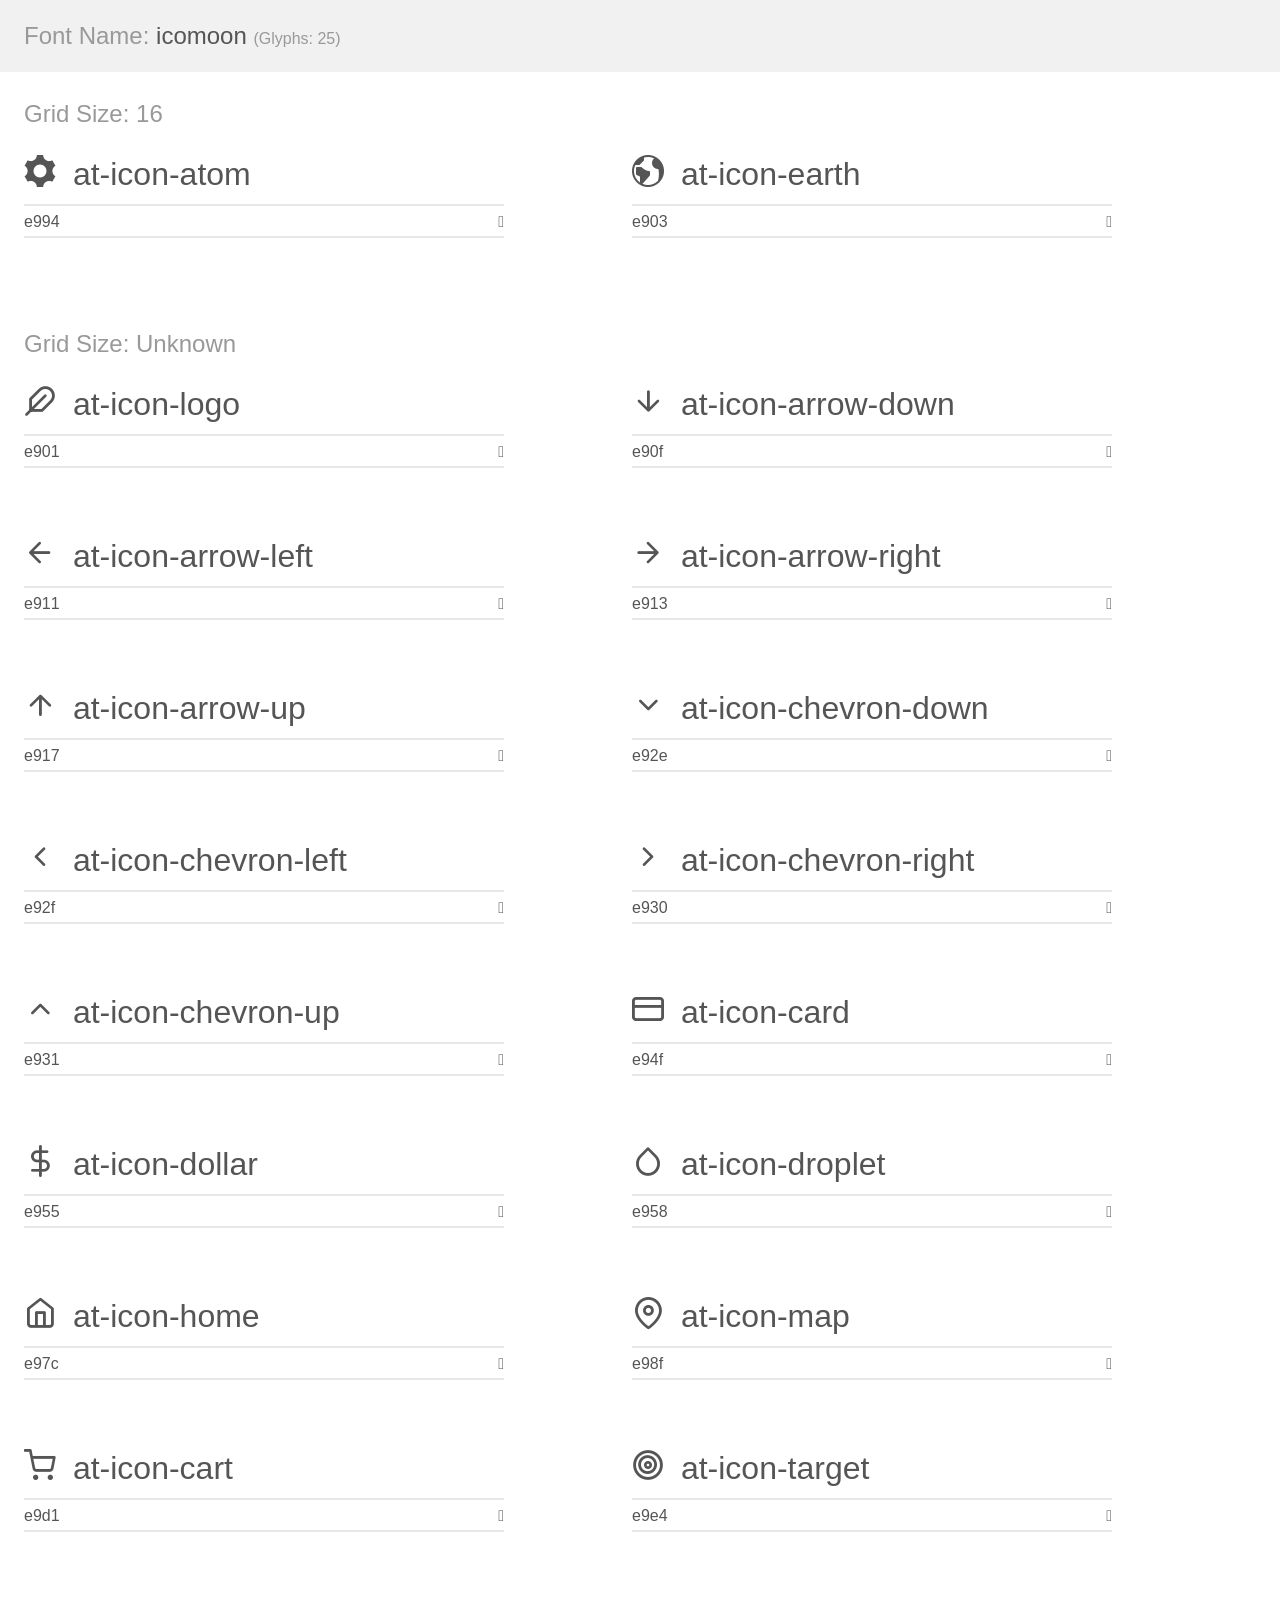
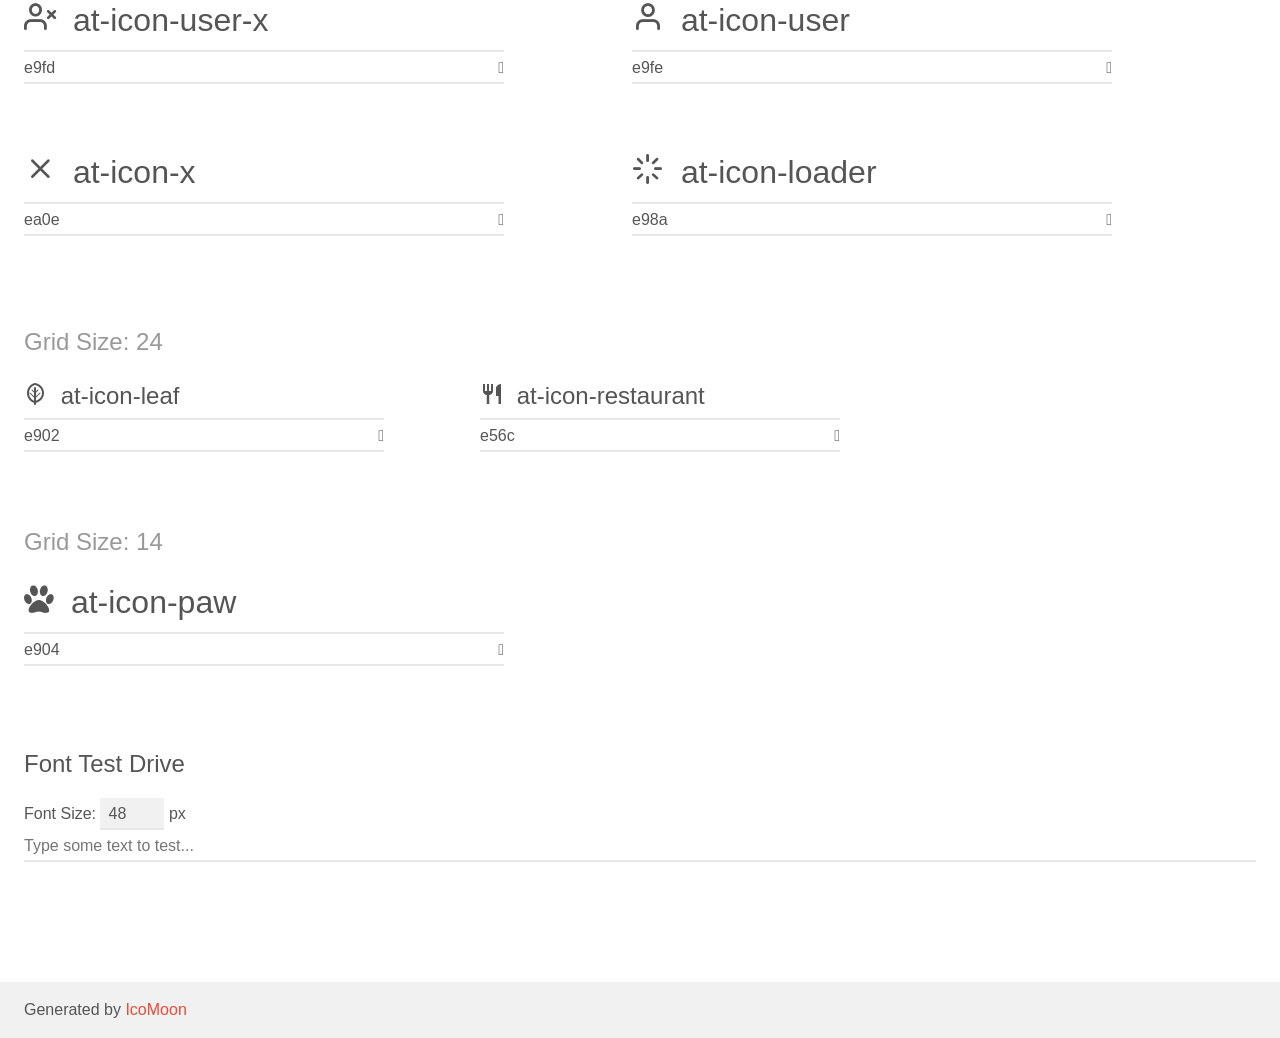
<file: assets/font-icon/demo.html>
<!doctype html>
<html>
<head>
    <meta charset="utf-8">
    <title>IcoMoon Demo</title>
    <meta name="description" content="An Icon Font Generated By IcoMoon.io">
    <meta name="viewport" content="width=device-width, initial-scale=1">
    <link rel="stylesheet" href="demo-files/demo.css">
    <link rel="stylesheet" href="style.css"></head>
<body>
    <div class="bgc1 clearfix">
        <h1 class="mhmm mvm"><span class="fgc1">Font Name:</span> icomoon <small class="fgc1">(Glyphs:&nbsp;25)</small></h1>
    </div>
    <div class="clearfix mhl ptl">
        <h1 class="mvm mtn fgc1">Grid Size: 16</h1>
        <div class="glyph fs1">
            <div class="clearfix bshadow0 pbs">
                <span class="at-icon-atom"></span>
                <span class="mls"> at-icon-atom</span>
            </div>
            <fieldset class="fs0 size1of1 clearfix hidden-false">
                <input type="text" readonly value="e994" class="unit size1of2" />
                <input type="text" maxlength="1" readonly value="&#xe994;" class="unitRight size1of2 talign-right" />
            </fieldset>
            <div class="fs0 bshadow0 clearfix hidden-true">
                <span class="unit pvs fgc1">liga: </span>
                <input type="text" readonly value="cog, gear" class="liga unitRight" />
            </div>
        </div>
        <div class="glyph fs1">
            <div class="clearfix bshadow0 pbs">
                <span class="at-icon-earth"></span>
                <span class="mls"> at-icon-earth</span>
            </div>
            <fieldset class="fs0 size1of1 clearfix hidden-false">
                <input type="text" readonly value="e903" class="unit size1of2" />
                <input type="text" maxlength="1" readonly value="&#xe903;" class="unitRight size1of2 talign-right" />
            </fieldset>
            <div class="fs0 bshadow0 clearfix hidden-true">
                <span class="unit pvs fgc1">liga: </span>
                <input type="text" readonly value="" class="liga unitRight" />
            </div>
        </div>
    </div>
    <div class="clearfix mhl ptl">
        <h1 class="mvm mtn fgc1">Grid Size: Unknown</h1>
        <div class="glyph fs2">
            <div class="clearfix bshadow0 pbs">
                <span class="at-icon-logo"></span>
                <span class="mls"> at-icon-logo</span>
            </div>
            <fieldset class="fs0 size1of1 clearfix hidden-false">
                <input type="text" readonly value="e901" class="unit size1of2" />
                <input type="text" maxlength="1" readonly value="&#xe901;" class="unitRight size1of2 talign-right" />
            </fieldset>
            <div class="fs0 bshadow0 clearfix hidden-true">
                <span class="unit pvs fgc1">liga: </span>
                <input type="text" readonly value="" class="liga unitRight" />
            </div>
        </div>
        <div class="glyph fs2">
            <div class="clearfix bshadow0 pbs">
                <span class="at-icon-arrow-down"></span>
                <span class="mls"> at-icon-arrow-down</span>
            </div>
            <fieldset class="fs0 size1of1 clearfix hidden-false">
                <input type="text" readonly value="e90f" class="unit size1of2" />
                <input type="text" maxlength="1" readonly value="&#xe90f;" class="unitRight size1of2 talign-right" />
            </fieldset>
            <div class="fs0 bshadow0 clearfix hidden-true">
                <span class="unit pvs fgc1">liga: </span>
                <input type="text" readonly value="" class="liga unitRight" />
            </div>
        </div>
        <div class="glyph fs2">
            <div class="clearfix bshadow0 pbs">
                <span class="at-icon-arrow-left"></span>
                <span class="mls"> at-icon-arrow-left</span>
            </div>
            <fieldset class="fs0 size1of1 clearfix hidden-false">
                <input type="text" readonly value="e911" class="unit size1of2" />
                <input type="text" maxlength="1" readonly value="&#xe911;" class="unitRight size1of2 talign-right" />
            </fieldset>
            <div class="fs0 bshadow0 clearfix hidden-true">
                <span class="unit pvs fgc1">liga: </span>
                <input type="text" readonly value="" class="liga unitRight" />
            </div>
        </div>
        <div class="glyph fs2">
            <div class="clearfix bshadow0 pbs">
                <span class="at-icon-arrow-right"></span>
                <span class="mls"> at-icon-arrow-right</span>
            </div>
            <fieldset class="fs0 size1of1 clearfix hidden-false">
                <input type="text" readonly value="e913" class="unit size1of2" />
                <input type="text" maxlength="1" readonly value="&#xe913;" class="unitRight size1of2 talign-right" />
            </fieldset>
            <div class="fs0 bshadow0 clearfix hidden-true">
                <span class="unit pvs fgc1">liga: </span>
                <input type="text" readonly value="" class="liga unitRight" />
            </div>
        </div>
        <div class="glyph fs2">
            <div class="clearfix bshadow0 pbs">
                <span class="at-icon-arrow-up"></span>
                <span class="mls"> at-icon-arrow-up</span>
            </div>
            <fieldset class="fs0 size1of1 clearfix hidden-false">
                <input type="text" readonly value="e917" class="unit size1of2" />
                <input type="text" maxlength="1" readonly value="&#xe917;" class="unitRight size1of2 talign-right" />
            </fieldset>
            <div class="fs0 bshadow0 clearfix hidden-true">
                <span class="unit pvs fgc1">liga: </span>
                <input type="text" readonly value="" class="liga unitRight" />
            </div>
        </div>
        <div class="glyph fs2">
            <div class="clearfix bshadow0 pbs">
                <span class="at-icon-chevron-down"></span>
                <span class="mls"> at-icon-chevron-down</span>
            </div>
            <fieldset class="fs0 size1of1 clearfix hidden-false">
                <input type="text" readonly value="e92e" class="unit size1of2" />
                <input type="text" maxlength="1" readonly value="&#xe92e;" class="unitRight size1of2 talign-right" />
            </fieldset>
            <div class="fs0 bshadow0 clearfix hidden-true">
                <span class="unit pvs fgc1">liga: </span>
                <input type="text" readonly value="" class="liga unitRight" />
            </div>
        </div>
        <div class="glyph fs2">
            <div class="clearfix bshadow0 pbs">
                <span class="at-icon-chevron-left"></span>
                <span class="mls"> at-icon-chevron-left</span>
            </div>
            <fieldset class="fs0 size1of1 clearfix hidden-false">
                <input type="text" readonly value="e92f" class="unit size1of2" />
                <input type="text" maxlength="1" readonly value="&#xe92f;" class="unitRight size1of2 talign-right" />
            </fieldset>
            <div class="fs0 bshadow0 clearfix hidden-true">
                <span class="unit pvs fgc1">liga: </span>
                <input type="text" readonly value="" class="liga unitRight" />
            </div>
        </div>
        <div class="glyph fs2">
            <div class="clearfix bshadow0 pbs">
                <span class="at-icon-chevron-right"></span>
                <span class="mls"> at-icon-chevron-right</span>
            </div>
            <fieldset class="fs0 size1of1 clearfix hidden-false">
                <input type="text" readonly value="e930" class="unit size1of2" />
                <input type="text" maxlength="1" readonly value="&#xe930;" class="unitRight size1of2 talign-right" />
            </fieldset>
            <div class="fs0 bshadow0 clearfix hidden-true">
                <span class="unit pvs fgc1">liga: </span>
                <input type="text" readonly value="" class="liga unitRight" />
            </div>
        </div>
        <div class="glyph fs2">
            <div class="clearfix bshadow0 pbs">
                <span class="at-icon-chevron-up"></span>
                <span class="mls"> at-icon-chevron-up</span>
            </div>
            <fieldset class="fs0 size1of1 clearfix hidden-false">
                <input type="text" readonly value="e931" class="unit size1of2" />
                <input type="text" maxlength="1" readonly value="&#xe931;" class="unitRight size1of2 talign-right" />
            </fieldset>
            <div class="fs0 bshadow0 clearfix hidden-true">
                <span class="unit pvs fgc1">liga: </span>
                <input type="text" readonly value="" class="liga unitRight" />
            </div>
        </div>
        <div class="glyph fs2">
            <div class="clearfix bshadow0 pbs">
                <span class="at-icon-card"></span>
                <span class="mls"> at-icon-card</span>
            </div>
            <fieldset class="fs0 size1of1 clearfix hidden-false">
                <input type="text" readonly value="e94f" class="unit size1of2" />
                <input type="text" maxlength="1" readonly value="&#xe94f;" class="unitRight size1of2 talign-right" />
            </fieldset>
            <div class="fs0 bshadow0 clearfix hidden-true">
                <span class="unit pvs fgc1">liga: </span>
                <input type="text" readonly value="" class="liga unitRight" />
            </div>
        </div>
        <div class="glyph fs2">
            <div class="clearfix bshadow0 pbs">
                <span class="at-icon-dollar"></span>
                <span class="mls"> at-icon-dollar</span>
            </div>
            <fieldset class="fs0 size1of1 clearfix hidden-false">
                <input type="text" readonly value="e955" class="unit size1of2" />
                <input type="text" maxlength="1" readonly value="&#xe955;" class="unitRight size1of2 talign-right" />
            </fieldset>
            <div class="fs0 bshadow0 clearfix hidden-true">
                <span class="unit pvs fgc1">liga: </span>
                <input type="text" readonly value="" class="liga unitRight" />
            </div>
        </div>
        <div class="glyph fs2">
            <div class="clearfix bshadow0 pbs">
                <span class="at-icon-droplet"></span>
                <span class="mls"> at-icon-droplet</span>
            </div>
            <fieldset class="fs0 size1of1 clearfix hidden-false">
                <input type="text" readonly value="e958" class="unit size1of2" />
                <input type="text" maxlength="1" readonly value="&#xe958;" class="unitRight size1of2 talign-right" />
            </fieldset>
            <div class="fs0 bshadow0 clearfix hidden-true">
                <span class="unit pvs fgc1">liga: </span>
                <input type="text" readonly value="" class="liga unitRight" />
            </div>
        </div>
        <div class="glyph fs2">
            <div class="clearfix bshadow0 pbs">
                <span class="at-icon-home"></span>
                <span class="mls"> at-icon-home</span>
            </div>
            <fieldset class="fs0 size1of1 clearfix hidden-false">
                <input type="text" readonly value="e97c" class="unit size1of2" />
                <input type="text" maxlength="1" readonly value="&#xe97c;" class="unitRight size1of2 talign-right" />
            </fieldset>
            <div class="fs0 bshadow0 clearfix hidden-true">
                <span class="unit pvs fgc1">liga: </span>
                <input type="text" readonly value="" class="liga unitRight" />
            </div>
        </div>
        <div class="glyph fs2">
            <div class="clearfix bshadow0 pbs">
                <span class="at-icon-map"></span>
                <span class="mls"> at-icon-map</span>
            </div>
            <fieldset class="fs0 size1of1 clearfix hidden-false">
                <input type="text" readonly value="e98f" class="unit size1of2" />
                <input type="text" maxlength="1" readonly value="&#xe98f;" class="unitRight size1of2 talign-right" />
            </fieldset>
            <div class="fs0 bshadow0 clearfix hidden-true">
                <span class="unit pvs fgc1">liga: </span>
                <input type="text" readonly value="" class="liga unitRight" />
            </div>
        </div>
        <div class="glyph fs2">
            <div class="clearfix bshadow0 pbs">
                <span class="at-icon-cart"></span>
                <span class="mls"> at-icon-cart</span>
            </div>
            <fieldset class="fs0 size1of1 clearfix hidden-false">
                <input type="text" readonly value="e9d1" class="unit size1of2" />
                <input type="text" maxlength="1" readonly value="&#xe9d1;" class="unitRight size1of2 talign-right" />
            </fieldset>
            <div class="fs0 bshadow0 clearfix hidden-true">
                <span class="unit pvs fgc1">liga: </span>
                <input type="text" readonly value="" class="liga unitRight" />
            </div>
        </div>
        <div class="glyph fs2">
            <div class="clearfix bshadow0 pbs">
                <span class="at-icon-target"></span>
                <span class="mls"> at-icon-target</span>
            </div>
            <fieldset class="fs0 size1of1 clearfix hidden-false">
                <input type="text" readonly value="e9e4" class="unit size1of2" />
                <input type="text" maxlength="1" readonly value="&#xe9e4;" class="unitRight size1of2 talign-right" />
            </fieldset>
            <div class="fs0 bshadow0 clearfix hidden-true">
                <span class="unit pvs fgc1">liga: </span>
                <input type="text" readonly value="" class="liga unitRight" />
            </div>
        </div>
        <div class="glyph fs2">
            <div class="clearfix bshadow0 pbs">
                <span class="at-icon-user-x"></span>
                <span class="mls"> at-icon-user-x</span>
            </div>
            <fieldset class="fs0 size1of1 clearfix hidden-false">
                <input type="text" readonly value="e9fd" class="unit size1of2" />
                <input type="text" maxlength="1" readonly value="&#xe9fd;" class="unitRight size1of2 talign-right" />
            </fieldset>
            <div class="fs0 bshadow0 clearfix hidden-true">
                <span class="unit pvs fgc1">liga: </span>
                <input type="text" readonly value="" class="liga unitRight" />
            </div>
        </div>
        <div class="glyph fs2">
            <div class="clearfix bshadow0 pbs">
                <span class="at-icon-user"></span>
                <span class="mls"> at-icon-user</span>
            </div>
            <fieldset class="fs0 size1of1 clearfix hidden-false">
                <input type="text" readonly value="e9fe" class="unit size1of2" />
                <input type="text" maxlength="1" readonly value="&#xe9fe;" class="unitRight size1of2 talign-right" />
            </fieldset>
            <div class="fs0 bshadow0 clearfix hidden-true">
                <span class="unit pvs fgc1">liga: </span>
                <input type="text" readonly value="" class="liga unitRight" />
            </div>
        </div>
        <div class="glyph fs2">
            <div class="clearfix bshadow0 pbs">
                <span class="at-icon-x"></span>
                <span class="mls"> at-icon-x</span>
            </div>
            <fieldset class="fs0 size1of1 clearfix hidden-false">
                <input type="text" readonly value="ea0e" class="unit size1of2" />
                <input type="text" maxlength="1" readonly value="&#xea0e;" class="unitRight size1of2 talign-right" />
            </fieldset>
            <div class="fs0 bshadow0 clearfix hidden-true">
                <span class="unit pvs fgc1">liga: </span>
                <input type="text" readonly value="" class="liga unitRight" />
            </div>
        </div>
        <div class="glyph fs2">
            <div class="clearfix bshadow0 pbs">
                <span class="at-icon-loader"></span>
                <span class="mls"> at-icon-loader</span>
            </div>
            <fieldset class="fs0 size1of1 clearfix hidden-false">
                <input type="text" readonly value="e98a" class="unit size1of2" />
                <input type="text" maxlength="1" readonly value="&#xe98a;" class="unitRight size1of2 talign-right" />
            </fieldset>
            <div class="fs0 bshadow0 clearfix hidden-true">
                <span class="unit pvs fgc1">liga: </span>
                <input type="text" readonly value="" class="liga unitRight" />
            </div>
        </div>
    </div>
    <div class="clearfix mhl ptl">
        <h1 class="mvm mtn fgc1">Grid Size: 24</h1>
        <div class="glyph fs3">
            <div class="clearfix bshadow0 pbs">
                <span class="at-icon-leaf"></span>
                <span class="mls"> at-icon-leaf</span>
            </div>
            <fieldset class="fs0 size1of1 clearfix hidden-false">
                <input type="text" readonly value="e902" class="unit size1of2" />
                <input type="text" maxlength="1" readonly value="&#xe902;" class="unitRight size1of2 talign-right" />
            </fieldset>
            <div class="fs0 bshadow0 clearfix hidden-true">
                <span class="unit pvs fgc1">liga: </span>
                <input type="text" readonly value="" class="liga unitRight" />
            </div>
        </div>
        <div class="glyph fs3">
            <div class="clearfix bshadow0 pbs">
                <span class="at-icon-restaurant"></span>
                <span class="mls"> at-icon-restaurant</span>
            </div>
            <fieldset class="fs0 size1of1 clearfix hidden-false">
                <input type="text" readonly value="e56c" class="unit size1of2" />
                <input type="text" maxlength="1" readonly value="&#xe56c;" class="unitRight size1of2 talign-right" />
            </fieldset>
            <div class="fs0 bshadow0 clearfix hidden-true">
                <span class="unit pvs fgc1">liga: </span>
                <input type="text" readonly value="restaurant" class="liga unitRight" />
            </div>
        </div>
    </div>
    <div class="clearfix mhl ptl">
        <h1 class="mvm mtn fgc1">Grid Size: 14</h1>
        <div class="glyph fs4">
            <div class="clearfix bshadow0 pbs">
                <span class="at-icon-paw"></span>
                <span class="mls"> at-icon-paw</span>
            </div>
            <fieldset class="fs0 size1of1 clearfix hidden-false">
                <input type="text" readonly value="e904" class="unit size1of2" />
                <input type="text" maxlength="1" readonly value="&#xe904;" class="unitRight size1of2 talign-right" />
            </fieldset>
            <div class="fs0 bshadow0 clearfix hidden-true">
                <span class="unit pvs fgc1">liga: </span>
                <input type="text" readonly value="" class="liga unitRight" />
            </div>
        </div>
    </div>

    <!--[if gt IE 8]><!-->
    <div class="mhl clearfix mbl">
        <h1>Font Test Drive</h1>
        <label>
            Font Size: <input id="fontSize" type="number" class="textbox0 mbm"
            min="8" value="48" />
            px
        </label>
        <input id="testText" type="text" class="phl size1of1 mvl"
        placeholder="Type some text to test..." value=""/>
        <div id="testDrive" class="at-icon-" style="font-family: icomoon">&nbsp;
        </div>
    </div>
    <!--<![endif]-->
    <div class="bgc1 clearfix">
        <p class="mhl">Generated by <a href="https://icomoon.io/app">IcoMoon</a></p>
    </div>

    <script src="demo-files/demo.js"></script>
</body>
</html>
</file>
<file: assets/css/styles.css>
@charset "UTF-8";
/* http://meyerweb.com/eric/tools/css/reset/ 
   v2.0 | 20110126
   License: none (public domain)
*/
html, body, div, span, applet, object, iframe,
h1, h2, h3, h4, h5, h6, p, blockquote, pre,
a, abbr, acronym, address, big, cite, code,
del, dfn, em, img, ins, kbd, q, s, samp,
small, strike, strong, sub, sup, tt, var,
b, u, i, center,
dl, dt, dd, ol, ul, li,
fieldset, form, label, legend,
table, caption, tbody, tfoot, thead, tr, th, td,
article, aside, canvas, details, embed,
figure, figcaption, footer, header, hgroup,
menu, nav, output, ruby, section, summary,
time, mark, audio, video {
  margin: 0;
  padding: 0;
  border: 0;
  font-size: 100%;
  font: inherit;
  vertical-align: baseline;
}

/* HTML5 display-role reset for older browsers */
article, aside, details, figcaption, figure,
footer, header, hgroup, menu, nav, section {
  display: block;
}

body {
  line-height: 1;
}

ol, ul {
  list-style: none;
}

blockquote, q {
  quotes: none;
}

blockquote:before, blockquote:after,
q:before, q:after {
  content: "";
  content: none;
}

table {
  border-collapse: collapse;
  border-spacing: 0;
}

.brand-1 {
  color: #3ABB8D;
}

.brand-1-bg {
  background-color: #3ABB8D;
}

.brand-1-light {
  color: #75C8AA;
}

.brand-1-light-bg {
  background-color: #75C8AA;
}

.brand-1-x-light {
  color: #C7E9DD;
}

.brand-1-x-light-bg {
  background-color: #C7E9DD;
}

.brand-2 {
  color: #313C5A;
}

.brand-2-bg {
  background-color: #313C5A;
}

.brand-2-light {
  color: #41568C;
}

.brand-2-light-bg {
  background-color: #41568C;
}

.red-crimson {
  color: #D05858;
}

.red-crimson-bg {
  background-color: #D05858;
}

.blue-aqua {
  color: #3E9CD0;
}

.blue-aqua-bg {
  background-color: #3E9CD0;
}

.black {
  color: #000;
}

.black-bg {
  background-color: #000;
}

.gray-coal {
  color: #222;
}

.gray-coal-bg {
  background-color: #222;
}

.gray-lead {
  color: #666;
}

.gray-lead-bg {
  background-color: #666;
}

.gray-cement {
  color: #999;
}

.gray-cement-bg {
  background-color: #999;
}

.gray-titanium {
  color: #AAA;
}

.gray-titanium-bg {
  background-color: #AAA;
}

.gray-cloud {
  color: #DADEE8;
}

.gray-cloud-bg {
  background-color: #DADEE8;
}

.gray-mist {
  color: #F1F1F1;
}

.gray-mist-bg {
  background-color: #F1F1F1;
}

.white {
  color: #FFF;
}

.white-bg {
  background-color: #FFF;
}

.color-font {
  color: #666;
}

.color-font-bg {
  background-color: #666;
}

.color-link {
  color: #3ABB8D;
}

.color-link-bg {
  background-color: #3ABB8D;
}

.spacing {
  padding: 10px;
}

.spacing-h {
  padding-left: 10px;
  padding-right: 10px;
}

.spacing-v {
  padding-top: 10px;
  padding-bottom: 10px;
}

.spacing-l {
  padding-left: 10px;
}

.spacing-r {
  padding-right: 10px;
}

.spacing-t {
  padding-top: 10px;
}

.spacing-b {
  padding-bottom: 10px;
}

.spacing-2 {
  padding: 20px;
}

.spacing-2-h {
  padding-left: 20px;
  padding-right: 20px;
}

.spacing-2-v {
  padding-top: 20px;
  padding-bottom: 20px;
}

.spacing-2-l {
  padding-left: 20px;
}

.spacing-2-r {
  padding-right: 20px;
}

.spacing-2-t {
  padding-top: 20px;
}

.spacing-2-b {
  padding-bottom: 20px;
}

.spacing-3 {
  padding: 30px;
}

.spacing-3-h {
  padding-left: 30px;
  padding-right: 30px;
}

.spacing-3-v {
  padding-top: 30px;
  padding-bottom: 30px;
}

.spacing-3-l {
  padding-left: 30px;
}

.spacing-3-r {
  padding-right: 30px;
}

.spacing-3-t {
  padding-top: 30px;
}

.spacing-3-b {
  padding-bottom: 30px;
}

.spacing-half {
  padding: 5px;
}

.spacing-half-h {
  padding-left: 5px;
  padding-right: 5px;
}

.spacing-half-v {
  padding-top: 5px;
  padding-bottom: 5px;
}

.spacing-half-l {
  padding-left: 5px;
}

.spacing-half-r {
  padding-right: 5px;
}

.spacing-half-t {
  padding-top: 5px;
}

.spacing-half-b {
  padding-bottom: 5px;
}

.container-lg {
  max-width: 1200px;
  margin-left: auto;
  margin-right: auto;
  padding-left: 20px;
  padding-right: 20px;
}

.container-mid {
  max-width: 900px;
  margin-left: auto;
  margin-right: auto;
  padding-left: 20px;
  padding-right: 20px;
}

.container-sm {
  max-width: 600px;
  margin-left: auto;
  margin-right: auto;
  padding-left: 20px;
  padding-right: 20px;
}

.container-full {
  margin-left: auto;
  margin-right: auto;
  padding-left: 20px;
  padding-right: 20px;
}

.clearfix:after {
  content: "";
  display: table;
  clear: both;
}

.row {
  margin-left: -7.5px;
  margin-right: -7.5px;
}
.row:after {
  content: "";
  display: table;
  clear: both;
}

.row-sm {
  margin-left: -3.75px;
  margin-right: -3.75px;
}
.row-sm:after {
  content: "";
  display: table;
  clear: both;
}

.row-lg {
  margin-left: -15px;
  margin-right: -15px;
}
.row-lg:after {
  content: "";
  display: table;
  clear: both;
}

.col {
  padding-left: 7.5px;
  padding-right: 7.5px;
}

.col-sm {
  padding-left: 3.75px;
  padding-right: 3.75px;
}

.col-lg {
  padding-left: 15px;
  padding-right: 15px;
}

.col-1 {
  width: 8.3333333333%;
}

.col-2 {
  width: 16.6666666667%;
}

.col-3 {
  width: 25%;
}

.col-4 {
  width: 33.3333333333%;
}

.col-5 {
  width: 41.6666666667%;
}

.col-6 {
  width: 50%;
}

.col-7 {
  width: 58.3333333333%;
}

.col-8 {
  width: 66.6666666667%;
}

.col-9 {
  width: 75%;
}

.col-10 {
  width: 83.3333333333%;
}

.col-11 {
  width: 91.6666666667%;
}

.col-12 {
  width: 100%;
}

@media (min-width: 600px) {
  .col-1-sm {
    width: 8.3333333333%;
  }

  .col-2-sm {
    width: 16.6666666667%;
  }

  .col-3-sm {
    width: 25%;
  }

  .col-4-sm {
    width: 33.3333333333%;
  }

  .col-5-sm {
    width: 41.6666666667%;
  }

  .col-6-sm {
    width: 50%;
  }

  .col-7-sm {
    width: 58.3333333333%;
  }

  .col-8-sm {
    width: 66.6666666667%;
  }

  .col-9-sm {
    width: 75%;
  }

  .col-10-sm {
    width: 83.3333333333%;
  }

  .col-11-sm {
    width: 91.6666666667%;
  }

  .col-12-sm {
    width: 100%;
  }
}
@media (min-width: 900px) {
  .col-1-mid {
    width: 8.3333333333%;
  }

  .col-2-mid {
    width: 16.6666666667%;
  }

  .col-3-mid {
    width: 25%;
  }

  .col-4-mid {
    width: 33.3333333333%;
  }

  .col-5-mid {
    width: 41.6666666667%;
  }

  .col-6-mid {
    width: 50%;
  }

  .col-7-mid {
    width: 58.3333333333%;
  }

  .col-8-mid {
    width: 66.6666666667%;
  }

  .col-9-mid {
    width: 75%;
  }

  .col-10-mid {
    width: 83.3333333333%;
  }

  .col-11-mid {
    width: 91.6666666667%;
  }

  .col-12-mid {
    width: 100%;
  }
}
@media (min-width: 1200px) {
  .col-1-lg {
    width: 8.3333333333%;
  }

  .col-2-lg {
    width: 16.6666666667%;
  }

  .col-3-lg {
    width: 25%;
  }

  .col-4-lg {
    width: 33.3333333333%;
  }

  .col-5-lg {
    width: 41.6666666667%;
  }

  .col-6-lg {
    width: 50%;
  }

  .col-7-lg {
    width: 58.3333333333%;
  }

  .col-8-lg {
    width: 66.6666666667%;
  }

  .col-9-lg {
    width: 75%;
  }

  .col-10-lg {
    width: 83.3333333333%;
  }

  .col-11-lg {
    width: 91.6666666667%;
  }

  .col-12-lg {
    width: 100%;
  }
}
.float-left {
  float: left;
}

.float-right {
  float: right;
}

.flex {
  display: flex;
}

.flex-wrap {
  flex-wrap: wrap;
}

.flex-justify-center {
  justify-content: center;
}

.flex-align-center {
  align-items: center;
}

.flex-1 {
  flex: 1;
}

.margin-left-auto {
  margin-left: auto;
}

.margin-right-auto {
  margin-right: auto;
}

@font-face {
  font-family: "icomoon";
  src: url("../../assets/font-icon/fonts/icomoon.ttf?w0gcvh") format("truetype"), url("../../assets/font-icon/fonts/icomoon.woff?w0gcvh") format("woff"), url("../../assets/font-icon/fonts/icomoon.svg?w0gcvh#icomoon") format("svg");
  font-weight: normal;
  font-style: normal;
  font-display: block;
}
[class^=at-icon-], [class*=" at-icon-"] {
  /* use !important to prevent issues with browser extensions that change fonts */
  font-family: "icomoon" !important;
  speak: none;
  font-style: normal;
  font-weight: normal;
  font-variant: normal;
  text-transform: none;
  line-height: 1;
  /* Better Font Rendering =========== */
  -webkit-font-smoothing: antialiased;
  -moz-osx-font-smoothing: grayscale;
}

.at-icon-atom:before {
  content: "";
}

.at-icon-logo:before {
  content: "";
}

.at-icon-arrow-down:before {
  content: "";
}

.at-icon-arrow-left:before {
  content: "";
}

.at-icon-arrow-right:before {
  content: "";
}

.at-icon-arrow-up:before {
  content: "";
}

.at-icon-chevron-down:before {
  content: "";
}

.at-icon-chevron-left:before {
  content: "";
}

.at-icon-chevron-right:before {
  content: "";
}

.at-icon-chevron-up:before {
  content: "";
}

.at-icon-card:before {
  content: "";
}

.at-icon-dollar:before {
  content: "";
}

.at-icon-droplet:before {
  content: "";
}

.at-icon-home:before {
  content: "";
}

.at-icon-map:before {
  content: "";
}

.at-icon-cart:before {
  content: "";
}

.at-icon-target:before {
  content: "";
}

.at-icon-user-x:before {
  content: "";
}

.at-icon-user:before {
  content: "";
}

.at-icon-x:before {
  content: "";
}

.at-icon-loader:before {
  content: "";
}

.at-icon-leaf:before {
  content: "";
}

.at-icon-restaurant:before {
  content: "";
}

.at-icon-earth:before {
  content: "";
}

.at-icon-paw:before {
  content: "";
}

.font-family-1 {
  font-family: "Nunito Sans", sans-serif;
}

.font-size {
  font-size: 14px;
}

.font-size-sm {
  font-size: 85.7142857143%;
}

.font-size-xs {
  font-size: 71.4285714286%;
}

.font-size-lg {
  font-size: 114.2857142857%;
}

.font-regular {
  font-weight: 400;
}

.font-semi-bold {
  font-weight: 600;
}

.font-bold {
  font-weight: 700;
}

.text-left {
  text-align: left;
}

.text-right {
  text-align: right;
}

.text-center {
  text-align: center;
}

.text-uppercase {
  text-transform: uppercase;
}

.text-underline {
  text-decoration: underline;
}

strong, b {
  font-weight: 700;
}

em, i {
  font-style: italic;
}

h1 {
  color: #222;
  font-size: 171.4285714286%;
  font-weight: 600;
  line-height: 1.2;
  margin: 0 0 20px 0;
}

h2 {
  color: #222;
  font-size: 157.1428571429%;
  font-weight: 600;
  line-height: 1.2;
  margin: 0 0 20px 0;
}

h3 {
  color: #222;
  font-size: 142.8571428571%;
  font-weight: 600;
  line-height: 1.2;
  margin: 0 0 20px 0;
}

h4 {
  color: #222;
  font-size: 128.5714285714%;
  font-weight: 600;
  line-height: 1.2;
  margin: 0 0 20px 0;
}

h5 {
  color: #222;
  font-size: 114.2857142857%;
  font-weight: 600;
  line-height: 1.2;
  margin: 0 0 20px 0;
}

h6 {
  color: #222;
  font-size: 100%;
  font-weight: 600;
  line-height: 1.2;
  margin: 0 0 20px 0;
}

p {
  margin-bottom: 10px;
}

ul, ol {
  list-style-position: inside;
  margin-bottom: 10px;
  padding-left: 10px;
}
ul li, ol li {
  margin-bottom: 10px;
}
ul ul, ol ul {
  padding-left: 20px;
}

ul {
  list-style-type: disc;
}

ol {
  list-style-type: decimal;
}

.list-reset {
  list-style-type: none;
  margin-bottom: 0;
  padding-left: 0;
}
.list-reset li {
  margin-bottom: 0;
}

a, .link {
  color: #3ABB8D;
  text-decoration: none;
  cursor: pointer;
  transition: all 0.2s linear;
}
a:hover, .link:hover {
  color: #41568C;
  transition: all 0.2s linear;
}
a:focus, .link:focus {
  outline: 1px solid #75C8AA;
}

.link-action {
  color: #313C5A;
  font-weight: 700;
}

.link-action-icon {
  color: #75C8AA;
  display: inline-block;
  vertical-align: middle;
}

.link-action-text {
  text-transform: uppercase;
  vertical-align: middle;
}

img, video, svg {
  max-width: 100%;
  height: auto;
}

svg {
  max-height: 100%;
}

.padding-reset {
  padding: 0 !important;
}

.margin-reset {
  margin: 0 !important;
}

.full-width {
  display: block;
  width: 100%;
}

.center-element {
  margin-left: auto;
  margin-right: auto;
  display: block;
}

.vertical-align-top {
  display: inline-block;
  vertical-align: top;
}

.vertical-align-middle {
  display: inline-block;
  vertical-align: middle;
}

.vertical-align-bottom {
  display: inline-block;
  vertical-align: bottom;
}

.vertical-center {
  position: absolute;
  top: 50%;
  transform: translateY(-50%);
}

.absolute-center {
  position: absolute;
  top: 50%;
  left: 50%;
  transform: translateX(-50%) translateY(-50%);
}

.position-relative {
  position: relative;
}

.border-radius {
  border-radius: 10px;
}

.border-radius-lg {
  border-radius: 20px;
}

.border-radius-xl {
  border-radius: 30px;
}

.icon-size-lg {
  font-size: 114.2857142857%;
}

.icon-size-xl {
  font-size: 128.5714285714%;
}

.icon-size-xxl {
  font-size: 171.4285714286%;
}

.icon-left {
  margin-right: 5px;
}

.icon-left-lg {
  margin-right: 10px;
}

.icon-right {
  margin-left: 5px;
}

.icon-right-lg {
  margin-left: 10px;
}

.btn {
  border-radius: 30px;
  border: 1px solid;
  font-size: 14px;
  font-family: "Nunito Sans", sans-serif;
  font-weight: 700;
  text-transform: uppercase;
  text-align: center;
  text-decoration: none;
  line-height: 1.5;
  padding: 10px 30px;
  display: inline-block;
  outline: none;
  cursor: pointer;
  transition: all 0.2s linear;
}
.btn:hover, .btn:focus {
  transition: all 0.2s ease-in;
}

.btn--brand-1 {
  color: #FFF;
  background-color: #3ABB8D;
  border-color: #3ABB8D;
  box-shadow: 0px 4px 10px rgba(0, 0, 0, 0.1);
}
.btn--brand-1:hover, .btn--brand-1:focus {
  color: #FFF;
  background-color: #75C8AA;
  border-color: #75C8AA;
}

.btn--brand-2 {
  color: #FFF;
  background-color: #313C5A;
  border-color: #313C5A;
  box-shadow: 0px 4px 10px rgba(0, 0, 0, 0.1);
}
.btn--brand-2:hover, .btn--brand-2:focus {
  color: #FFF;
  background-color: #41568C;
  border-color: #41568C;
}

.btn--white {
  color: #3ABB8D;
  background-color: #FFF;
  border-color: #FFF;
  box-shadow: 0px 4px 10px rgba(0, 0, 0, 0.1);
}
.btn--white:hover, .btn--white:focus {
  color: #3ABB8D;
  background-color: #F1F1F1;
  border-color: #F1F1F1;
}

.btn-hollow--brand-1 {
  color: #3ABB8D;
  background-color: transparent;
  border-color: currentColor;
}
.btn-hollow--brand-1:hover, .btn-hollow--brand-1:focus {
  color: #75C8AA;
}
.btn-hollow--brand-1:focus {
  outline: 1px solid #75C8AA;
}

.btn-hollow--brand-2 {
  color: #313C5A;
  background-color: transparent;
  border-color: currentColor;
}
.btn-hollow--brand-2:hover, .btn-hollow--brand-2:focus {
  color: #41568C;
}
.btn-hollow--brand-2:focus {
  outline: 1px solid #75C8AA;
}

.btn-hollow--white {
  color: #FFF;
  background-color: transparent;
  border-color: currentColor;
}
.btn-hollow--white:hover, .btn-hollow--white:focus {
  color: #DADEE8;
}
.btn-hollow--white:focus {
  outline: 1px solid #75C8AA;
}

.btn--sm {
  font-size: 85.7142857143%;
  padding: 5px 30px;
}

.btn--xs {
  font-size: 71.4285714286%;
  padding: 5px 15px;
  line-height: 1.2;
}

.btn-reset {
  color: #666;
  background: none;
  border: none;
  border-radius: 0;
  box-shadow: none;
  font-family: "Nunito Sans", sans-serif;
  font-size: 14px;
  font-weight: 400;
  line-height: 1.5;
  text-align: left;
  text-transform: inherit;
  padding: 0;
}
.btn-reset:hover {
  color: #666;
  background: none;
}

input, select {
  border-radius: 0;
  box-shadow: none;
  background-clip: padding-box;
}

input[type=submit].btn {
  -webkit-appearance: none;
}

.field {
  margin-bottom: 20px;
}

.label {
  color: #222;
  font-weight: 700;
  margin-bottom: 10px;
  display: block;
}

.label--lg {
  font-size: 114.2857142857%;
}

.label--inverse {
  color: #FFF;
}

.form-text {
  color: #222;
  background-color: #FFF;
  border: 1px solid #DADEE8;
  border-radius: 30px;
  font-size: 14px;
  font-family: "Nunito Sans", sans-serif;
  line-height: 1.5;
  padding: 10px 15px;
  display: block;
  width: 100%;
  transition: all 0.2s linear;
}
.form-text.placeholder {
  color: #AAA;
}
.form-text:-moz-placeholder {
  color: #AAA;
}
.form-text::-moz-placeholder {
  color: #AAA;
}
.form-text:-ms-input-placeholder {
  color: #AAA;
}
.form-text::-webkit-input-placeholder {
  color: #AAA;
}
.form-text:focus {
  outline: 0;
  border: 1px solid #75C8AA;
  transition: all 0.2s linear;
}

.form-text--select {
  background-image: url(../../assets/svg/icons/icon-chevron-down.svg);
  background-repeat: no-repeat;
  background-position: right 10px center;
  background-size: 18px;
  -webkit-appearance: none;
  -moz-appearance: none;
  appearance: none;
}

textarea {
  min-height: 110px;
  resize: vertical;
}

.form-text-inverse {
  color: #FFF;
  background-color: transparent;
  border: 1px solid #FFF;
  border-radius: 30px;
  font-size: 14px;
  font-family: "Nunito Sans", sans-serif;
  line-height: 1.5;
  padding: 10px 15px;
  display: block;
  width: 100%;
  transition: all 0.2s linear;
}
.form-text-inverse.placeholder {
  color: #DADEE8;
}
.form-text-inverse:-moz-placeholder {
  color: #DADEE8;
}
.form-text-inverse::-moz-placeholder {
  color: #DADEE8;
}
.form-text-inverse:-ms-input-placeholder {
  color: #DADEE8;
}
.form-text-inverse::-webkit-input-placeholder {
  color: #DADEE8;
}
.form-text-inverse:focus {
  outline: 0;
  border: 1px solid #75C8AA;
  transition: all 0.2s linear;
}

.input-group {
  color: #666;
  background-color: #FFF;
  border: 1px solid #DADEE8;
  border-radius: 30px;
  display: flex;
}
.input-group:focus-within {
  outline: 0;
  border: 1px solid #75C8AA;
  transition: all 0.2s linear;
}

.input-group-text {
  color: #222;
  background-color: transparent;
  border: 1px solid #DADEE8;
  border-radius: 30px;
  font-size: 14px;
  font-family: "Nunito Sans", sans-serif;
  line-height: 1.5;
  padding: 10px 15px;
  display: block;
  width: 100%;
  transition: all 0.2s linear;
  border: none;
}
.input-group-text.placeholder {
  color: #AAA;
}
.input-group-text:-moz-placeholder {
  color: #AAA;
}
.input-group-text::-moz-placeholder {
  color: #AAA;
}
.input-group-text:-ms-input-placeholder {
  color: #AAA;
}
.input-group-text::-webkit-input-placeholder {
  color: #AAA;
}
.input-group-text:focus {
  outline: 0;
  border: 1px solid #75C8AA;
  transition: all 0.2s linear;
}
.input-group-text:focus {
  border: none;
}

.input-group-label {
  color: #999;
  font-weight: 700;
  text-transform: uppercase;
  padding: 0 15px 0 0;
  align-self: center;
}

.form-text--sm {
  font-size: 85.7142857143%;
  padding: 5px 10px;
}

.input-file {
  opacity: 0;
  position: absolute;
}
.input-file:focus + .input-file-label {
  outline: 1px solid #75C8AA;
}

.input-file-label {
  font-size: 114.2857142857%;
  text-transform: capitalize;
  padding-left: 60px;
  padding-right: 60px;
  position: relative;
}

.input-file-img {
  border-radius: 50%;
  width: 46px;
  height: 46px;
  object-fit: cover;
  display: block;
  position: absolute;
  left: -2px;
  top: -1px;
}

.content-block {
  background-color: #FFF;
  border-radius: 10px;
  box-shadow: 0px 4px 10px rgba(0, 0, 0, 0.1);
  padding: 15px;
}

.progress-bar {
  background-color: #C7E9DD;
  border-radius: 30px;
  height: 15px;
}

.progress-bar-value {
  background-color: #3ABB8D;
  border-radius: inherit;
  height: inherit;
}

.avatar-img {
  border-radius: 50%;
  box-shadow: 0px 4px 10px rgba(0, 0, 0, 0.1);
  margin: 0 auto 5px;
  display: block;
}

.avatar-username {
  font-size: 171.4285714286%;
  font-weight: 600;
}

.avatar-meta-info {
  font-weight: 700;
}

.overlay {
  background-color: rgba(49, 60, 90, 0.5);
  width: 100%;
  height: 100%;
  position: absolute;
  left: 0;
  top: 0;
  right: 0;
  left: 0;
}

.banner {
  background-size: cover;
  background-repeat: no-repeat;
  background-position: center;
  padding: 15px;
  min-height: 400px;
  display: flex;
  align-items: center;
  justify-content: center;
  position: relative;
}

.banner-content {
  color: #FFF;
  position: relative;
  z-index: 1;
}

.banner-heading {
  color: #FFF;
  font-size: 257.1428571429%;
  font-weight: 400;
}

.banner-subheading {
  font-size: 142.8571428571%;
  font-style: italic;
}

.btn--list-each {
  position: relative;
  top: -14px;
}

.card {
  background-color: #FFF;
  border-radius: 10px;
  box-shadow: 0px 4px 10px rgba(0, 0, 0, 0.1);
}

.card-banner {
  position: relative;
}

.overlay--card-banner {
  border-radius: 10px 10px 0 0;
}

.card-banner-img {
  border-radius: 10px 10px 0 0;
  width: 100%;
  display: block;
}

.card-banner-content {
  color: #FFF;
  padding: 15px;
  position: absolute;
  left: 0;
  right: 0;
  top: 0;
  bottom: 0;
}

.card-location > span, .card-tree-cost > span {
  display: inline-block;
  vertical-align: middle;
}

.card-tree-cost {
  margin-left: auto;
}

.card-banner-title {
  text-transform: uppercase;
  text-align: center;
  font-weight: 700;
  width: calc(100% - 30px);
  position: absolute;
  top: 50%;
  transform: translateY(-50%);
}

.card-banner-icons {
  text-align: center;
  width: 100%;
  position: absolute;
  bottom: 15px;
  left: 0;
  right: 0;
}

.card-banner-icon {
  font-size: 128.5714285714%;
  margin-left: 5px;
}
.card-banner-icon:first-of-type {
  margin-left: 0;
}

.card-content {
  padding: 15px;
  position: relative;
}

.card-progress-text {
  font-size: 85.7142857143%;
  font-weight: 700;
  padding: 10px 0 0 0;
}

.card-progress-target {
  margin-left: auto;
}

.tab-block {
  list-style-type: none;
  margin-bottom: 0;
  padding-left: 0;
  display: flex;
  flex-wrap: wrap;
}
.tab-block li {
  margin-bottom: 0;
}

.tab-each:first-of-type .tab-each-anchor {
  border-radius: 10px 0 0 10px;
}
.tab-each:last-of-type .tab-each-anchor {
  border-radius: 0 10px 10px 0;
}

.tab-each-anchor {
  color: #666;
  background: #FFF;
  box-shadow: 0px 4px 10px rgba(0, 0, 0, 0.1);
  font-weight: 700;
  text-align: center;
  padding: 15px;
  display: flex;
  align-items: center;
}
.tab-each-anchor[aria-selected=true] {
  color: #FFF;
  background: #313C5A;
}

.glider-block {
  position: relative;
}

.glider-track {
  align-items: center;
}

.glider-prev, .glider-next {
  font-size: 32px;
  top: 36%;
}

.glider-dot {
  background: #AAA;
  margin-left: 5px;
  margin-right: 5px;
}

.glider-dot:hover,
.glider-dot:focus,
.glider-dot.active {
  background: #75C8AA;
}

*, *:before, *:after {
  box-sizing: border-box;
}

html, body {
  width: 100%;
  height: 100%;
}

body {
  color: #666;
  background-color: #F1F1F1;
  font-size: 14px;
  font-weight: 400;
  font-family: "Nunito Sans", sans-serif;
  line-height: 1.5;
}
</file>
<file: assets/css/style-guide.css>
.btn-styleguide-menu {
  background-color: #F1F1F1;
  border-radius: 0;
  height: 30px;
  position: fixed;
  top: 0;
  left: 0;
  right: 0;
  width: 100%;
  z-index: 1000;
}
@media (min-width: 600px) {
  .btn-styleguide-menu {
    display: none;
  }
}

.styleguide-sidebar {
  background-color: #FFF;
  font-weight: 600;
  padding-bottom: 150px;
  width: 200px;
  height: 100vh;
  position: fixed;
  bottom: 0;
  overflow: auto;
  z-index: 1000;
  transition: all 0.2s linear;
}
@media (max-width: 599px) {
  .styleguide-sidebar {
    left: -200px;
    top: 30px;
  }
}
@media (min-width: 600px) {
  .styleguide-sidebar {
    left: 0;
    top: 0;
  }
}
.styleguide-sidebar a {
  padding: 5px 10px;
  display: block;
}
.styleguide-sidebar a.active {
  color: #FFF;
  background-color: #313C5A;
}

.styleguide-sidebar--show {
  left: 0;
  transition: all 0.2s linear;
}
@media (max-width: 599px) {
  .styleguide-sidebar--show {
    box-shadow: 0px 4px 10px rgba(0, 0, 0, 0.1);
  }
}

.styleguide-link-label {
  color: #313C5A;
  background: #F1F1F1;
  border-radius: 50%;
  font-size: 71.4285714286%;
  font-weight: 700;
  padding: 2px 5px;
  margin-left: 5px;
  display: inline-block;
}

.styleguide-logo {
  display: block;
  margin: 0 auto 30px;
}

.styleguide-heading {
  text-align: center;
  margin: 0;
}

.styleguide-content {
  padding: 50px 0 30px 0;
  max-width: 1200px;
}
@media (min-width: 600px) {
  .styleguide-content {
    padding: 30px 20px 0 220px;
    margin: 0 auto;
  }
}
.styleguide-content pre {
  white-space: pre-wrap;
}

.styleguide-section {
  padding: 60px 0 0 0;
}
.styleguide-section > .styleguide-section-docs {
  padding: 0 20px;
}
.styleguide-section > h2 {
  text-align: center;
}

.styleguide-section-docs {
  max-width: 650px;
  margin: 0 auto 20px auto;
}

.styleguide-section-block {
  background-color: #FFF;
  padding: 20px;
}
.styleguide-section-block > h3 {
  color: #999;
  text-align: center;
  padding: 0 0 10px 0;
}
.styleguide-section-block > h4 {
  text-align: center;
  margin-bottom: 10px;
}

.styleguide-section-files {
  font-style: italic;
  text-align: center;
  margin: 0 0 20px 0;
}

.styleguide-code-inline {
  font-family: "Inconsolata", monospace;
  background-color: #FFF;
  padding: 0 2.5px;
}

.styleguide-code-block {
  background-color: #C7E9DD;
  border: 1px solid #3ABB8D;
  font-family: "Inconsolata", monospace;
  font-size: 14px;
  padding: 10px;
  margin: 10px 0 20px 0;
  display: block;
}
.styleguide-demo-block .styleguide-code-block {
  display: none;
}

.styleguide-demo-block .styleguide-code-block--show {
  display: block;
}

.styleguide-dont, .styleguide-do {
  font-weight: 700;
  text-transform: uppercase;
}

.styleguide-do {
  color: #3ABB8D;
}

.styleguide-dont {
  color: #D05858;
}

.btn-styleguide-code {
  margin: 20px auto 30px;
  display: block;
  width: 100px;
}

.styleguide-box-demo {
  width: 100px;
  height: 60px;
  display: inline-block;
  vertical-align: top;
  margin: 10px 0 20px;
}
.styleguide-box-demo.white-bg, .styleguide-box-demo.gray-mist-bg {
  border: 1px solid #DADEE8;
}

.styleguide-demo-each--colors {
  font-size: 85.7142857143%;
  display: flex;
  flex-wrap: wrap;
  justify-content: center;
}
.styleguide-demo-each--colors > div {
  padding: 0 7.5px;
}
.styleguide-demo-each--colors .white, .styleguide-demo-each--colors .gray-mist, .styleguide-demo-each--colors .color-disabled {
  background-color: #666;
}

.styleguide-demo-each--spacing > div {
  background-color: #F1F1F1;
  margin: 0 0 10px 0;
}

.styleguide-demo-each--containers > div {
  margin-bottom: 10px;
  background-color: #C7E9DD;
}

.styleguide-demo-each--margin-auto > div {
  background-color: #C7E9DD;
  padding: 10px;
}

.styleguide-demo-each--buttons .btn {
  margin: 0 0 10px 0;
}
</file>
<file: assets/font-icon/demo-files/demo.css>
body {
  padding: 0;
  margin: 0;
  font-family: sans-serif;
  font-size: 1em;
  line-height: 1.5;
  color: #555;
  background: #fff;
}
h1 {
  font-size: 1.5em;
  font-weight: normal;
}
small {
  font-size: .66666667em;
}
a {
  color: #e74c3c;
  text-decoration: none;
}
a:hover, a:focus {
  box-shadow: 0 1px #e74c3c;
}
.bshadow0, input {
  box-shadow: inset 0 -2px #e7e7e7;
}
input:hover {
  box-shadow: inset 0 -2px #ccc;
}
input, fieldset {
  font-family: sans-serif;
  font-size: 1em;
  margin: 0;
  padding: 0;
  border: 0;
}
input {
  color: inherit;
  line-height: 1.5;
  height: 1.5em;
  padding: .25em 0;
}
input:focus {
  outline: none;
  box-shadow: inset 0 -2px #449fdb;
}
.glyph {
  font-size: 16px;
  width: 15em;
  padding-bottom: 1em;
  margin-right: 4em;
  margin-bottom: 1em;
  float: left;
  overflow: hidden;
}
.liga {
  width: 80%;
  width: calc(100% - 2.5em);
}
.talign-right {
  text-align: right;
}
.talign-center {
  text-align: center;
}
.bgc1 {
  background: #f1f1f1;
}
.fgc1 {
  color: #999;
}
.fgc0 {
  color: #000;
}
p {
  margin-top: 1em;
  margin-bottom: 1em;
}
.mvm {
  margin-top: .75em;
  margin-bottom: .75em;
}
.mtn {
  margin-top: 0;
}
.mtl, .mal {
  margin-top: 1.5em;
}
.mbl, .mal {
  margin-bottom: 1.5em;
}
.mal, .mhl {
  margin-left: 1.5em;
  margin-right: 1.5em;
}
.mhmm {
  margin-left: 1em;
  margin-right: 1em;
}
.mls {
  margin-left: .25em;
}
.ptl {
  padding-top: 1.5em;
}
.pbs, .pvs {
  padding-bottom: .25em;
}
.pvs, .pts {
  padding-top: .25em;
}
.unit {
  float: left;
}
.unitRight {
  float: right;
}
.size1of2 {
  width: 50%;
}
.size1of1 {
  width: 100%;
}
.clearfix:before, .clearfix:after {
  content: " ";
  display: table;
}
.clearfix:after {
  clear: both;
}
.hidden-true {
  display: none;
}
.textbox0 {
  width: 3em;
  background: #f1f1f1;
  padding: .25em .5em;
  line-height: 1.5;
  height: 1.5em;
}
#testDrive {
  display: block;
  padding-top: 24px;
  line-height: 1.5;
}
.fs0 {
  font-size: 16px;
}
.fs1 {
  font-size: 32px;
}
.fs2 {
  font-size: 32px;
}
.fs3 {
  font-size: 24px;
}
.fs4 {
  font-size: 32px;
}
</file>
<file: assets/font-icon/style.css>
@font-face {
  font-family: 'icomoon';
  src:
    url('fonts/icomoon.ttf?w0gcvh') format('truetype'),
    url('fonts/icomoon.woff?w0gcvh') format('woff'),
    url('fonts/icomoon.svg?w0gcvh#icomoon') format('svg');
  font-weight: normal;
  font-style: normal;
  font-display: block;
}

[class^="at-icon-"], [class*=" at-icon-"] {
  /* use !important to prevent issues with browser extensions that change fonts */
  font-family: 'icomoon' !important;
  speak: none;
  font-style: normal;
  font-weight: normal;
  font-variant: normal;
  text-transform: none;
  line-height: 1;

  /* Better Font Rendering =========== */
  -webkit-font-smoothing: antialiased;
  -moz-osx-font-smoothing: grayscale;
}

.at-icon-atom:before {
  content: "\e994";
}
.at-icon-logo:before {
  content: "\e901";
}
.at-icon-arrow-down:before {
  content: "\e90f";
}
.at-icon-arrow-left:before {
  content: "\e911";
}
.at-icon-arrow-right:before {
  content: "\e913";
}
.at-icon-arrow-up:before {
  content: "\e917";
}
.at-icon-chevron-down:before {
  content: "\e92e";
}
.at-icon-chevron-left:before {
  content: "\e92f";
}
.at-icon-chevron-right:before {
  content: "\e930";
}
.at-icon-chevron-up:before {
  content: "\e931";
}
.at-icon-card:before {
  content: "\e94f";
}
.at-icon-dollar:before {
  content: "\e955";
}
.at-icon-droplet:before {
  content: "\e958";
}
.at-icon-home:before {
  content: "\e97c";
}
.at-icon-map:before {
  content: "\e98f";
}
.at-icon-cart:before {
  content: "\e9d1";
}
.at-icon-target:before {
  content: "\e9e4";
}
.at-icon-user-x:before {
  content: "\e9fd";
}
.at-icon-user:before {
  content: "\e9fe";
}
.at-icon-x:before {
  content: "\ea0e";
}
.at-icon-loader:before {
  content: "\e98a";
}
.at-icon-leaf:before {
  content: "\e902";
}
.at-icon-restaurant:before {
  content: "\e56c";
}
.at-icon-earth:before {
  content: "\e903";
}
.at-icon-paw:before {
  content: "\e904";
}
</file>
